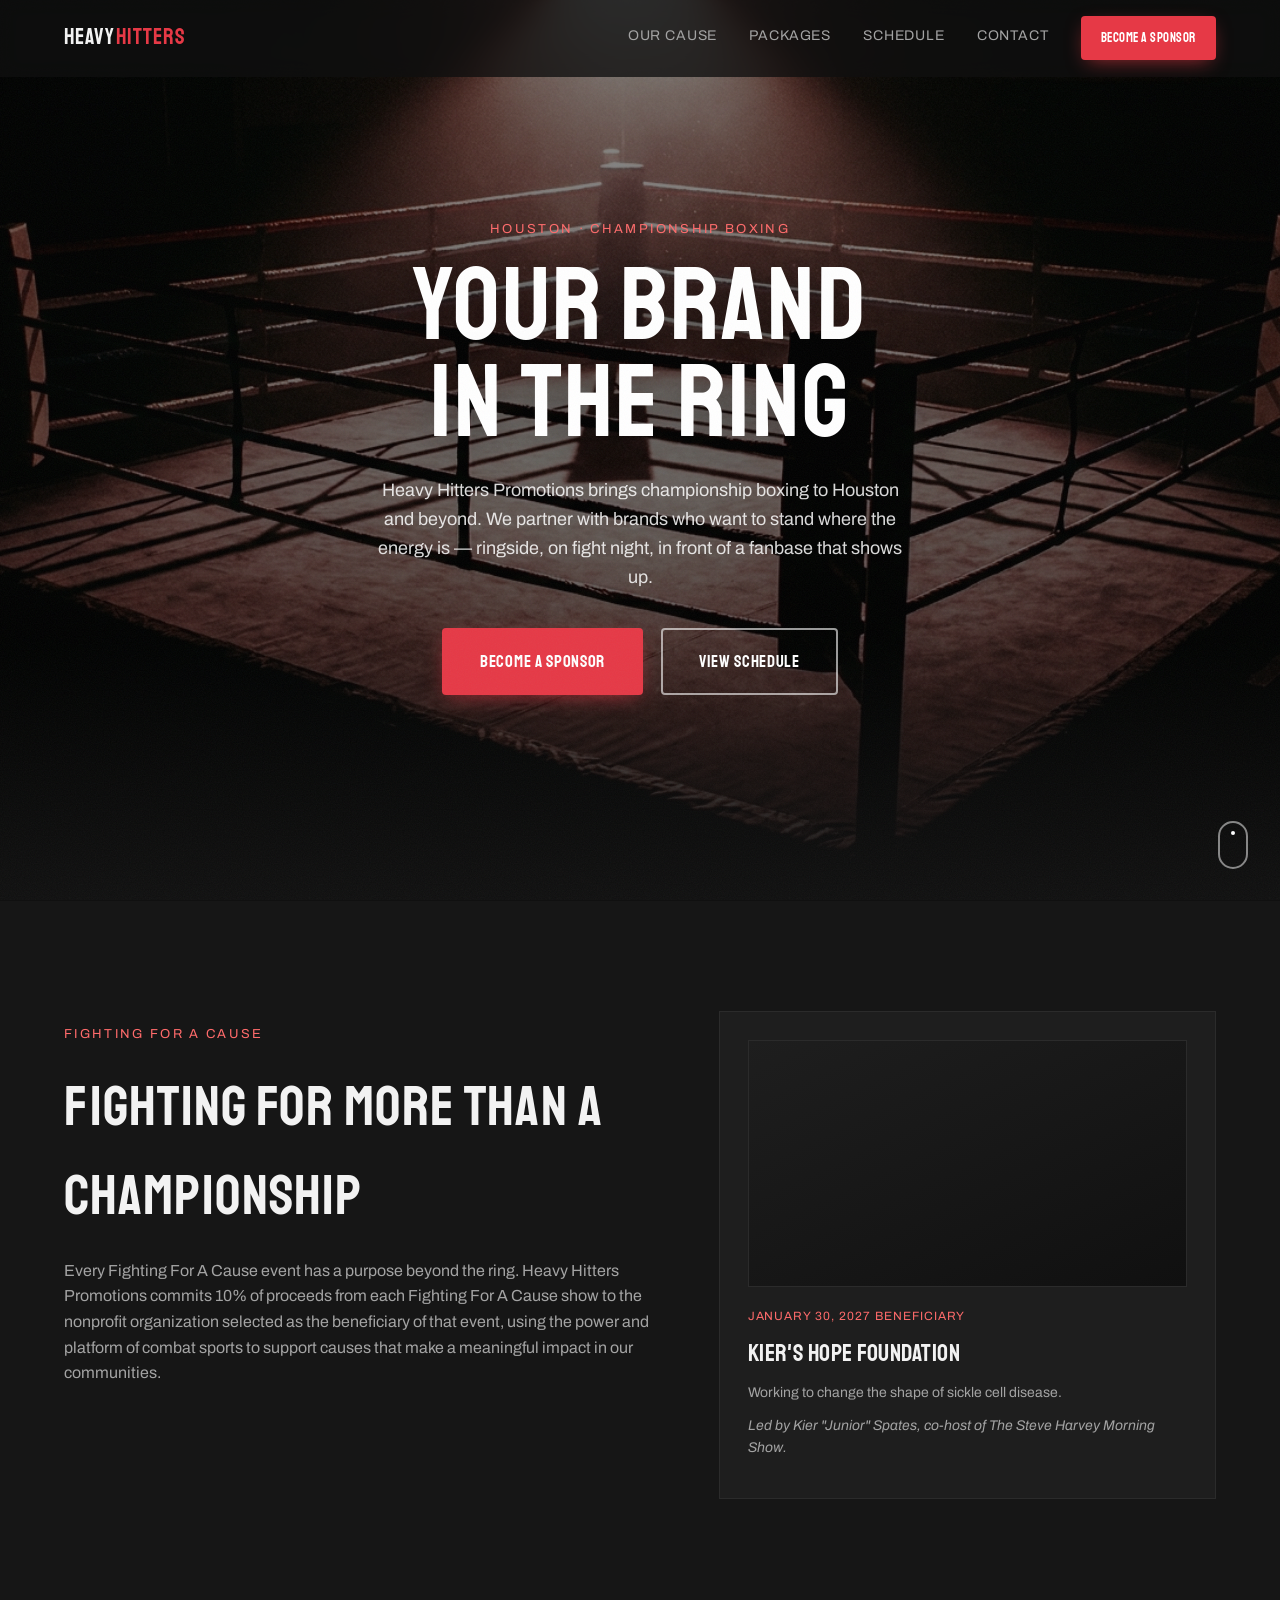
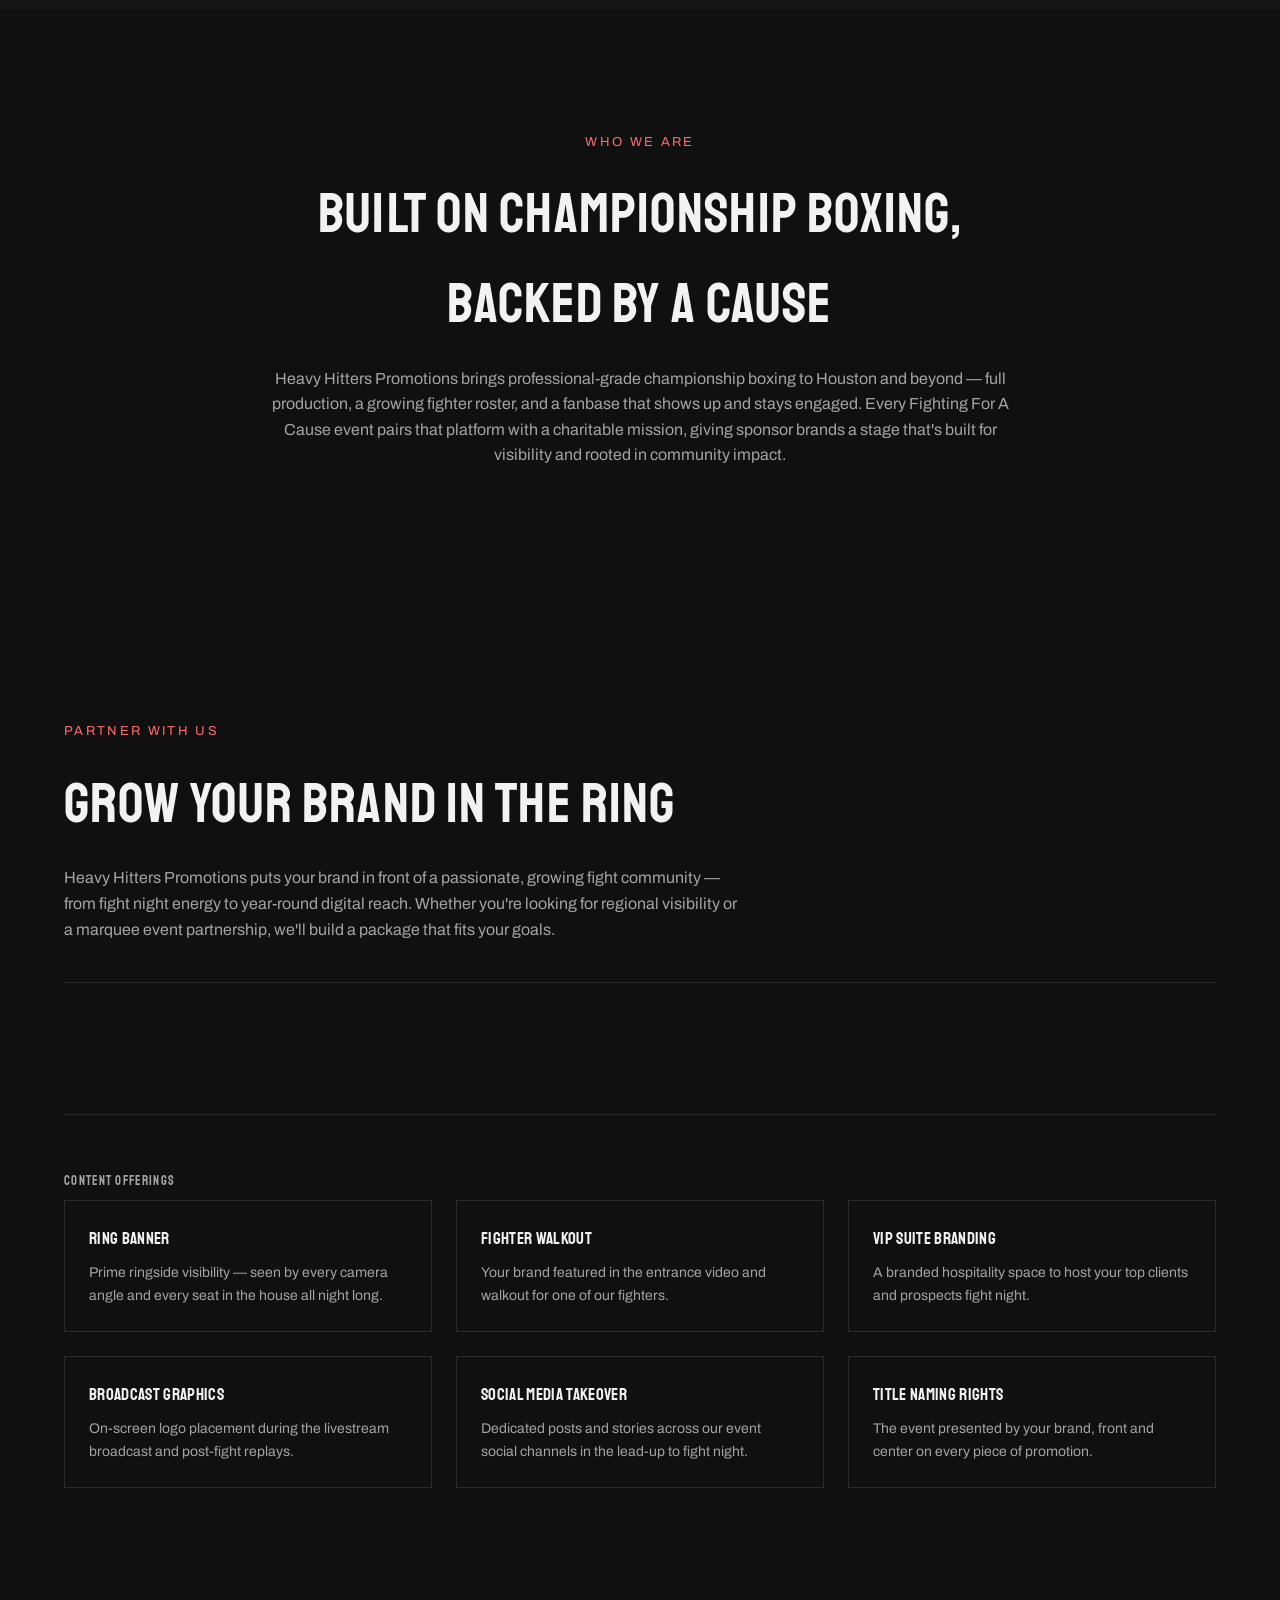
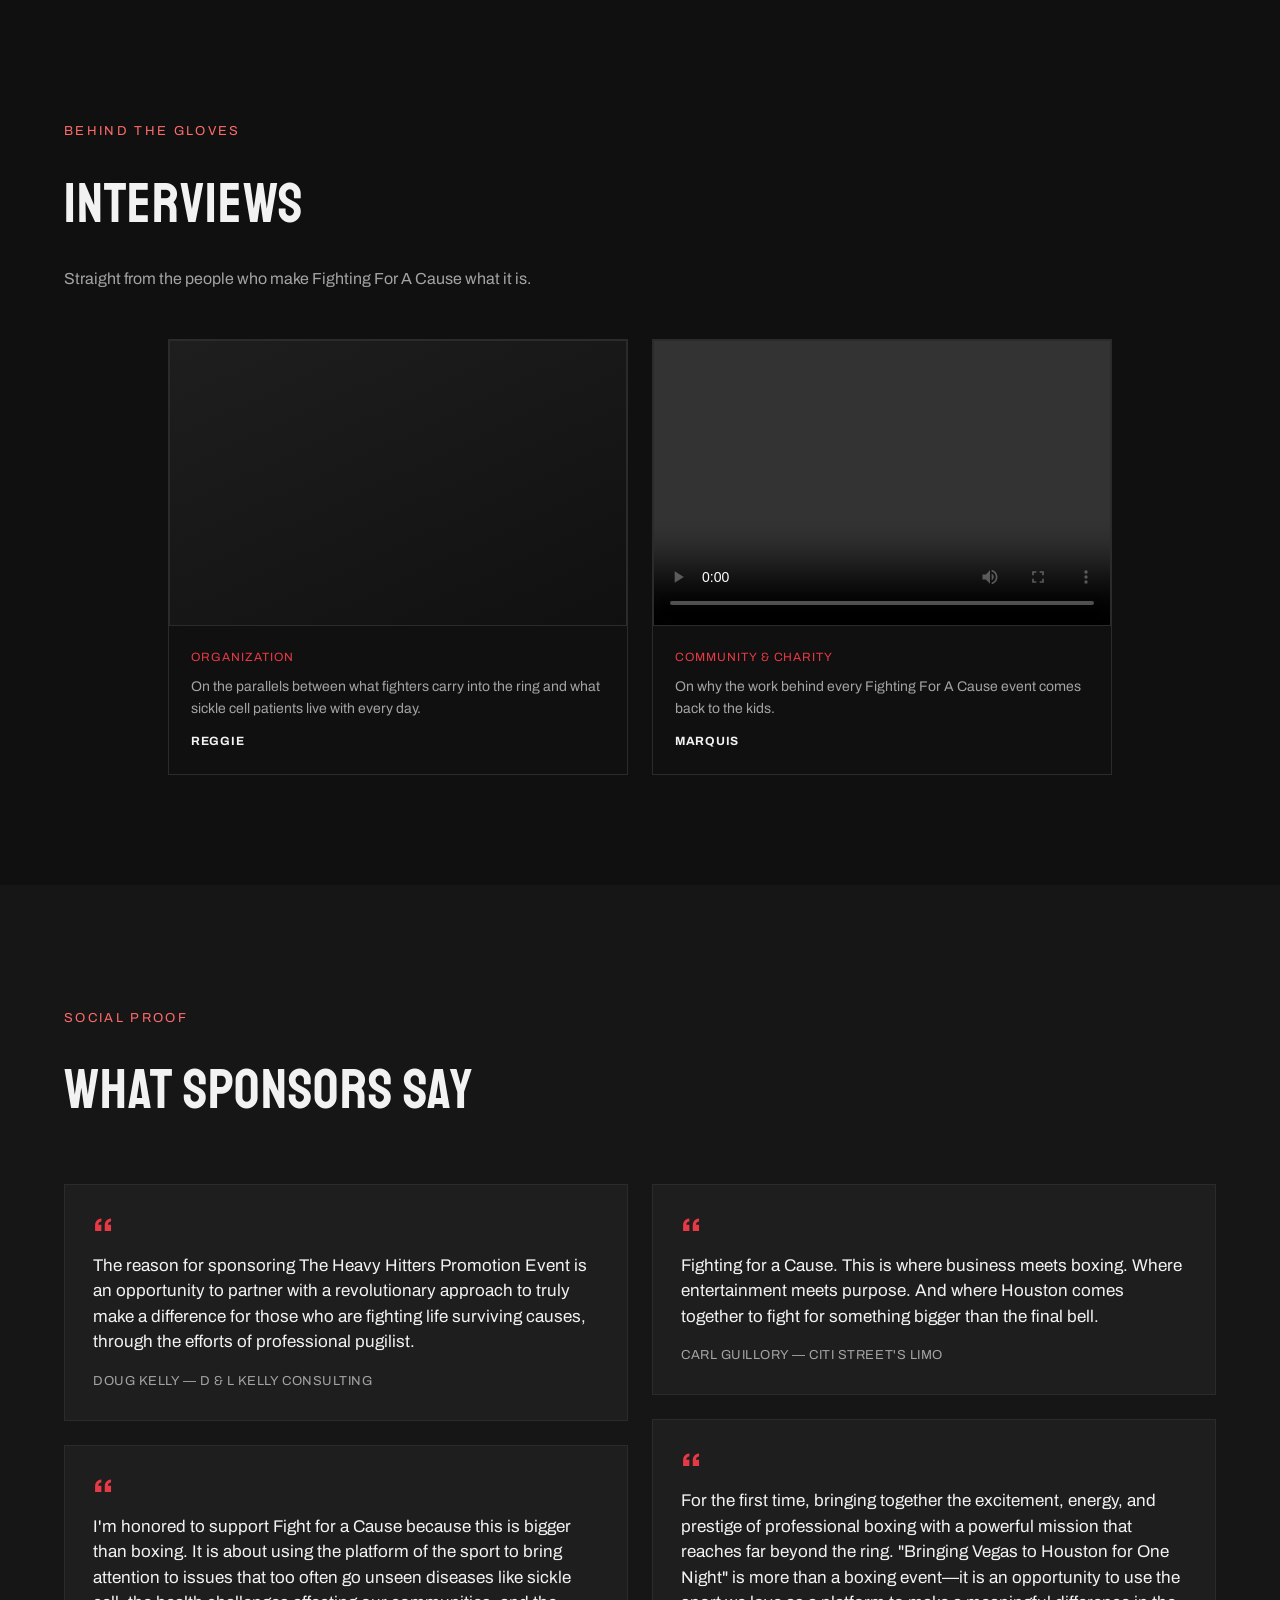
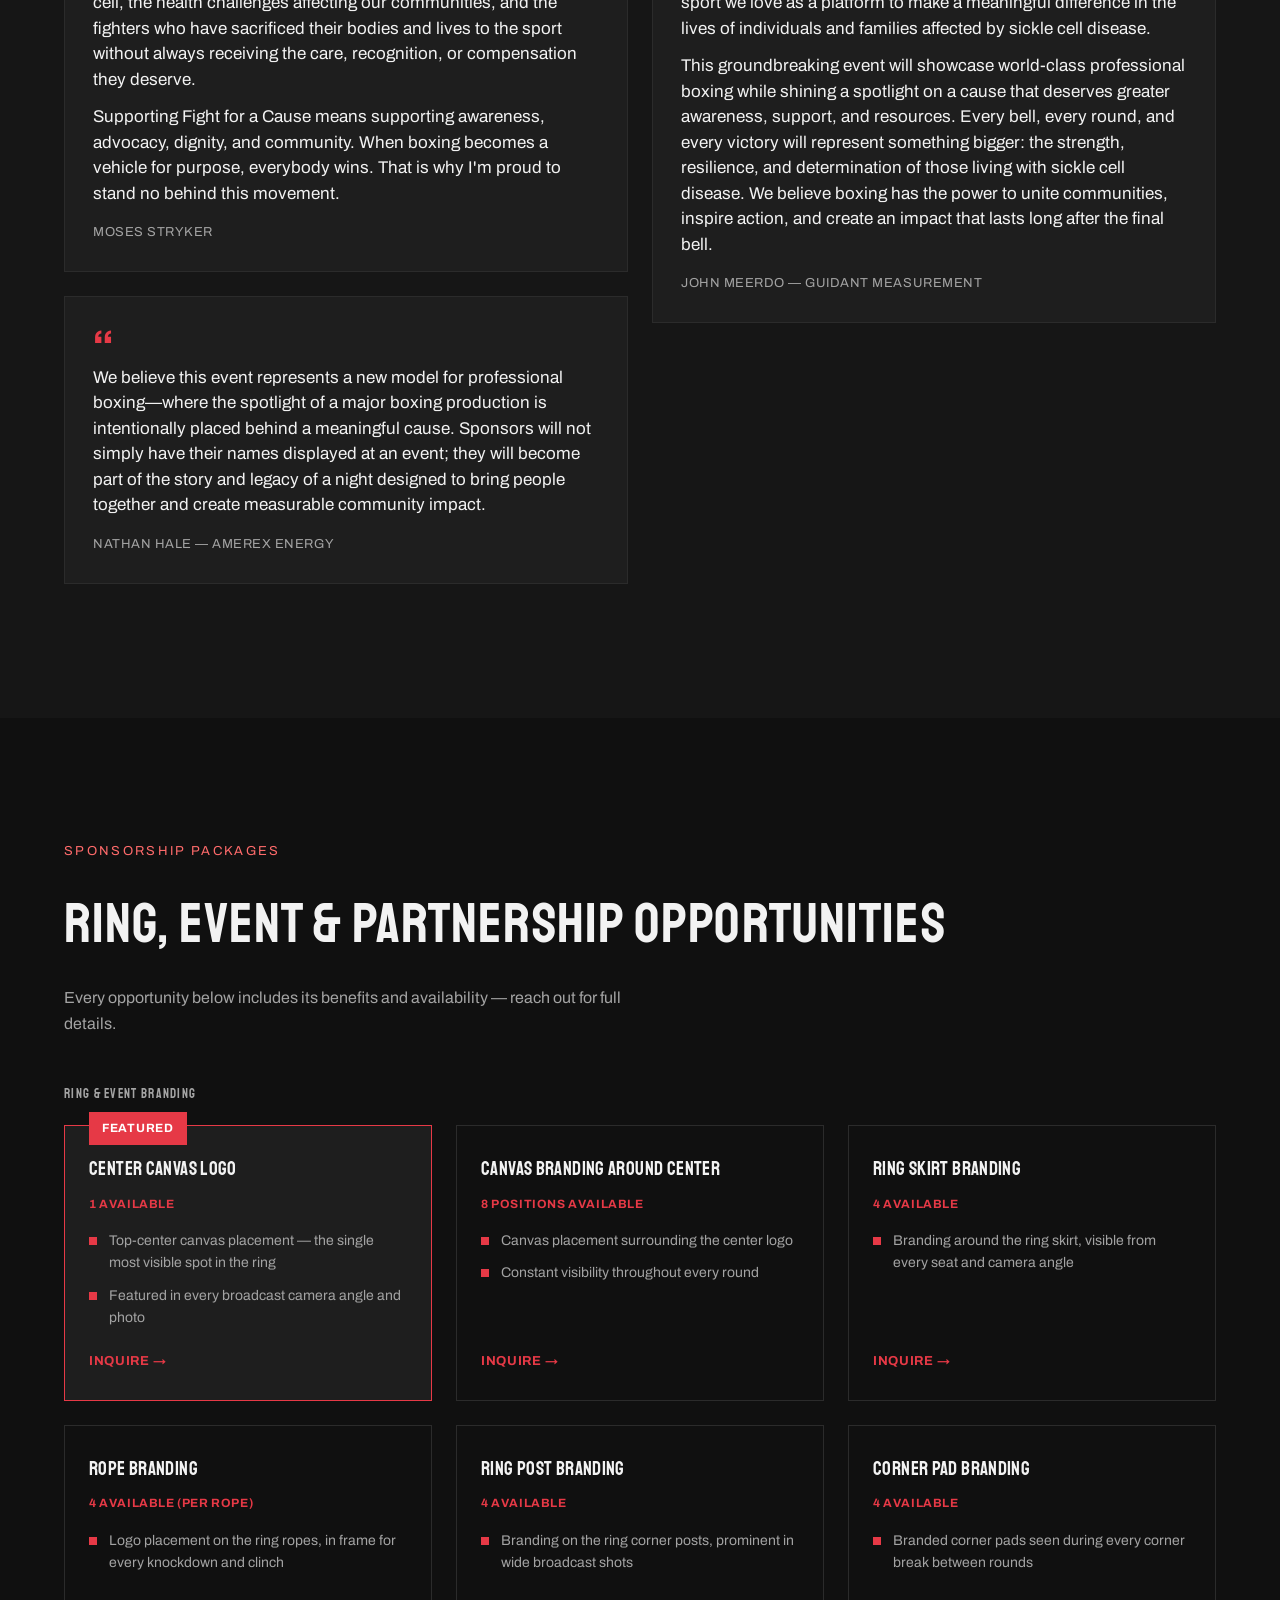
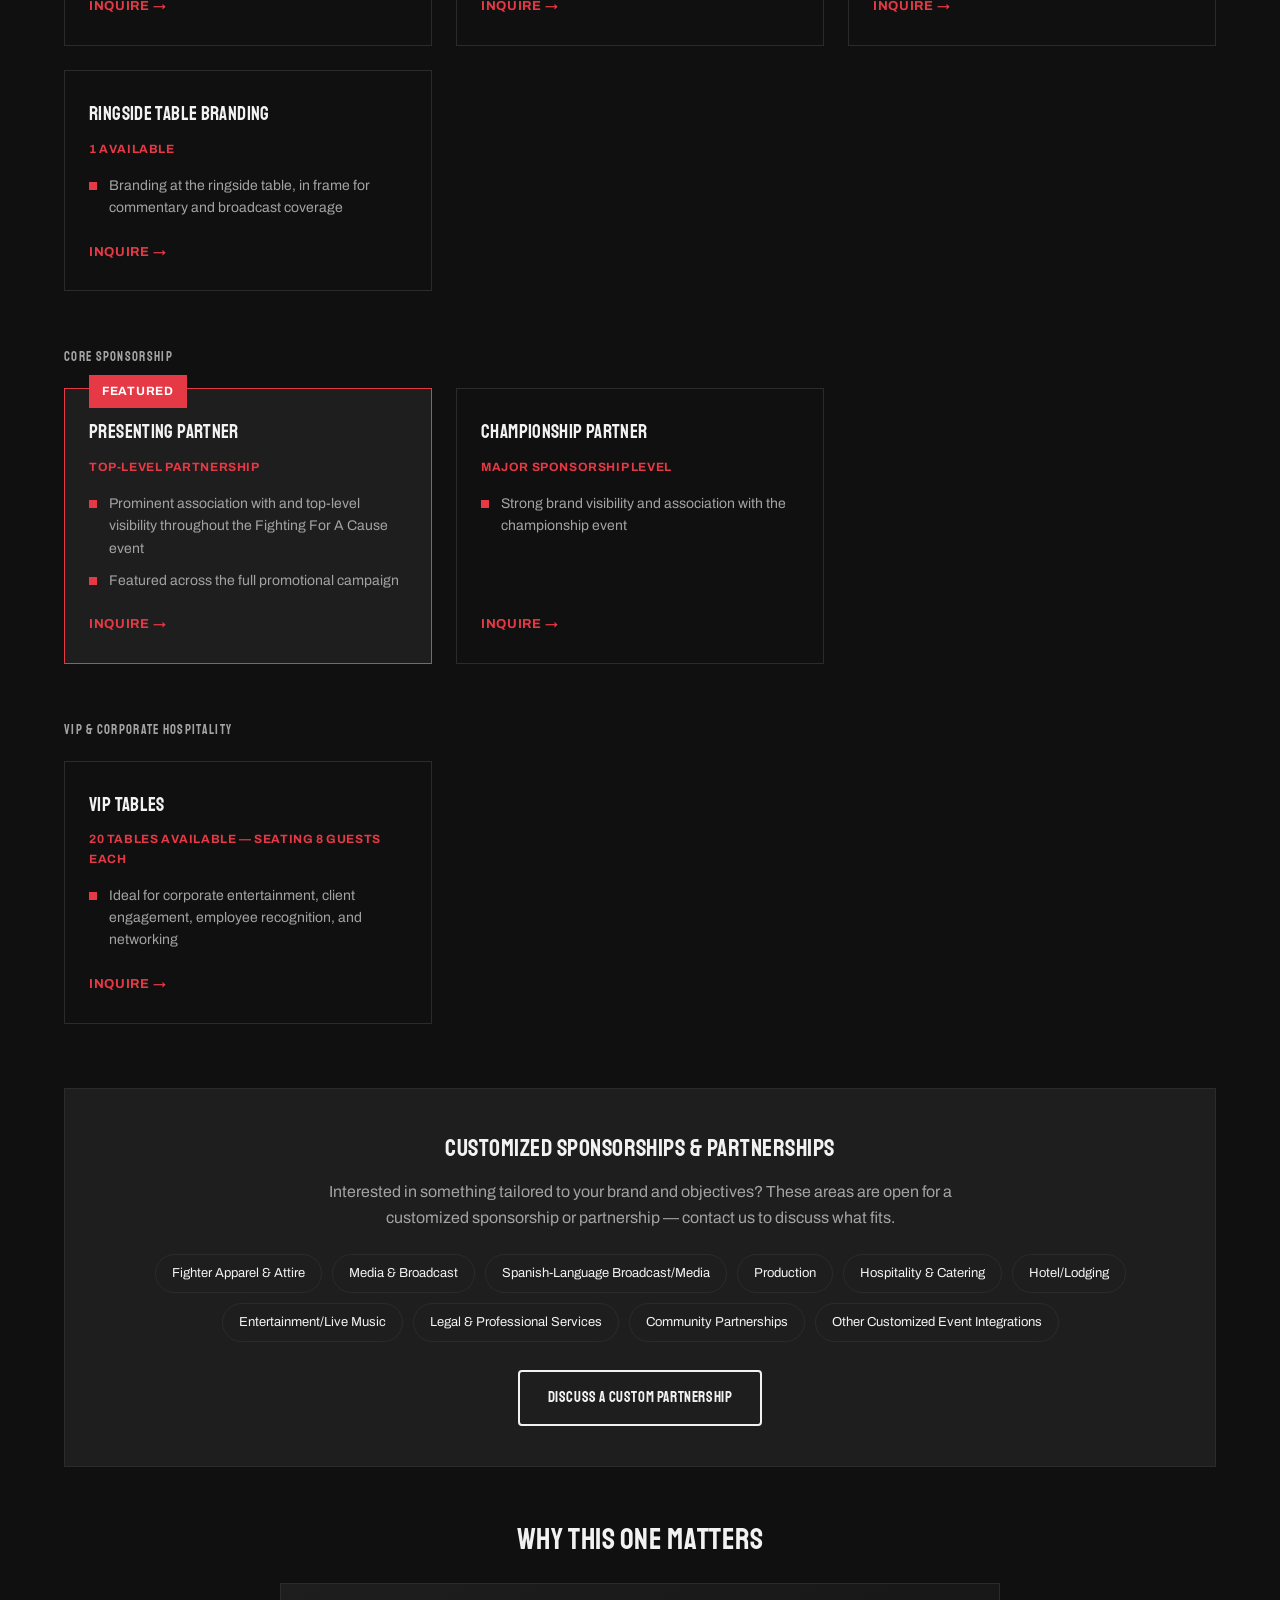
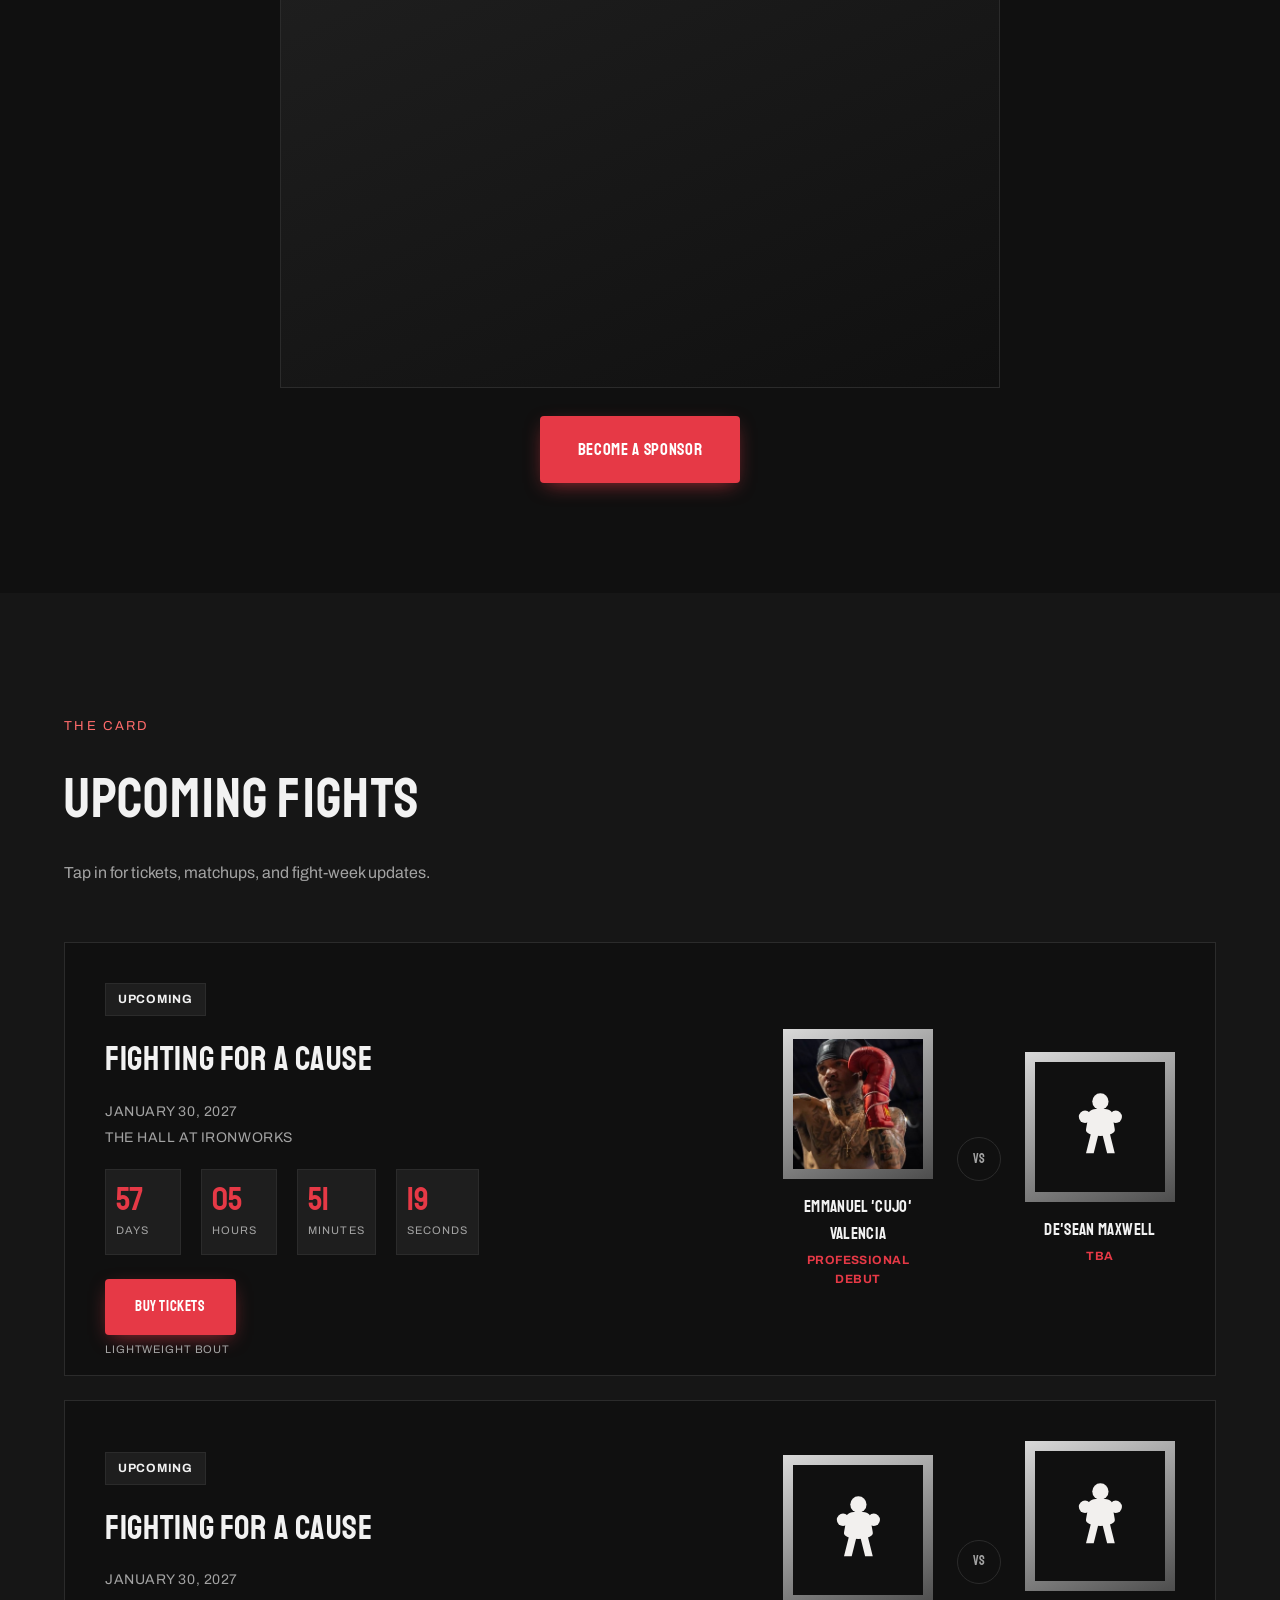
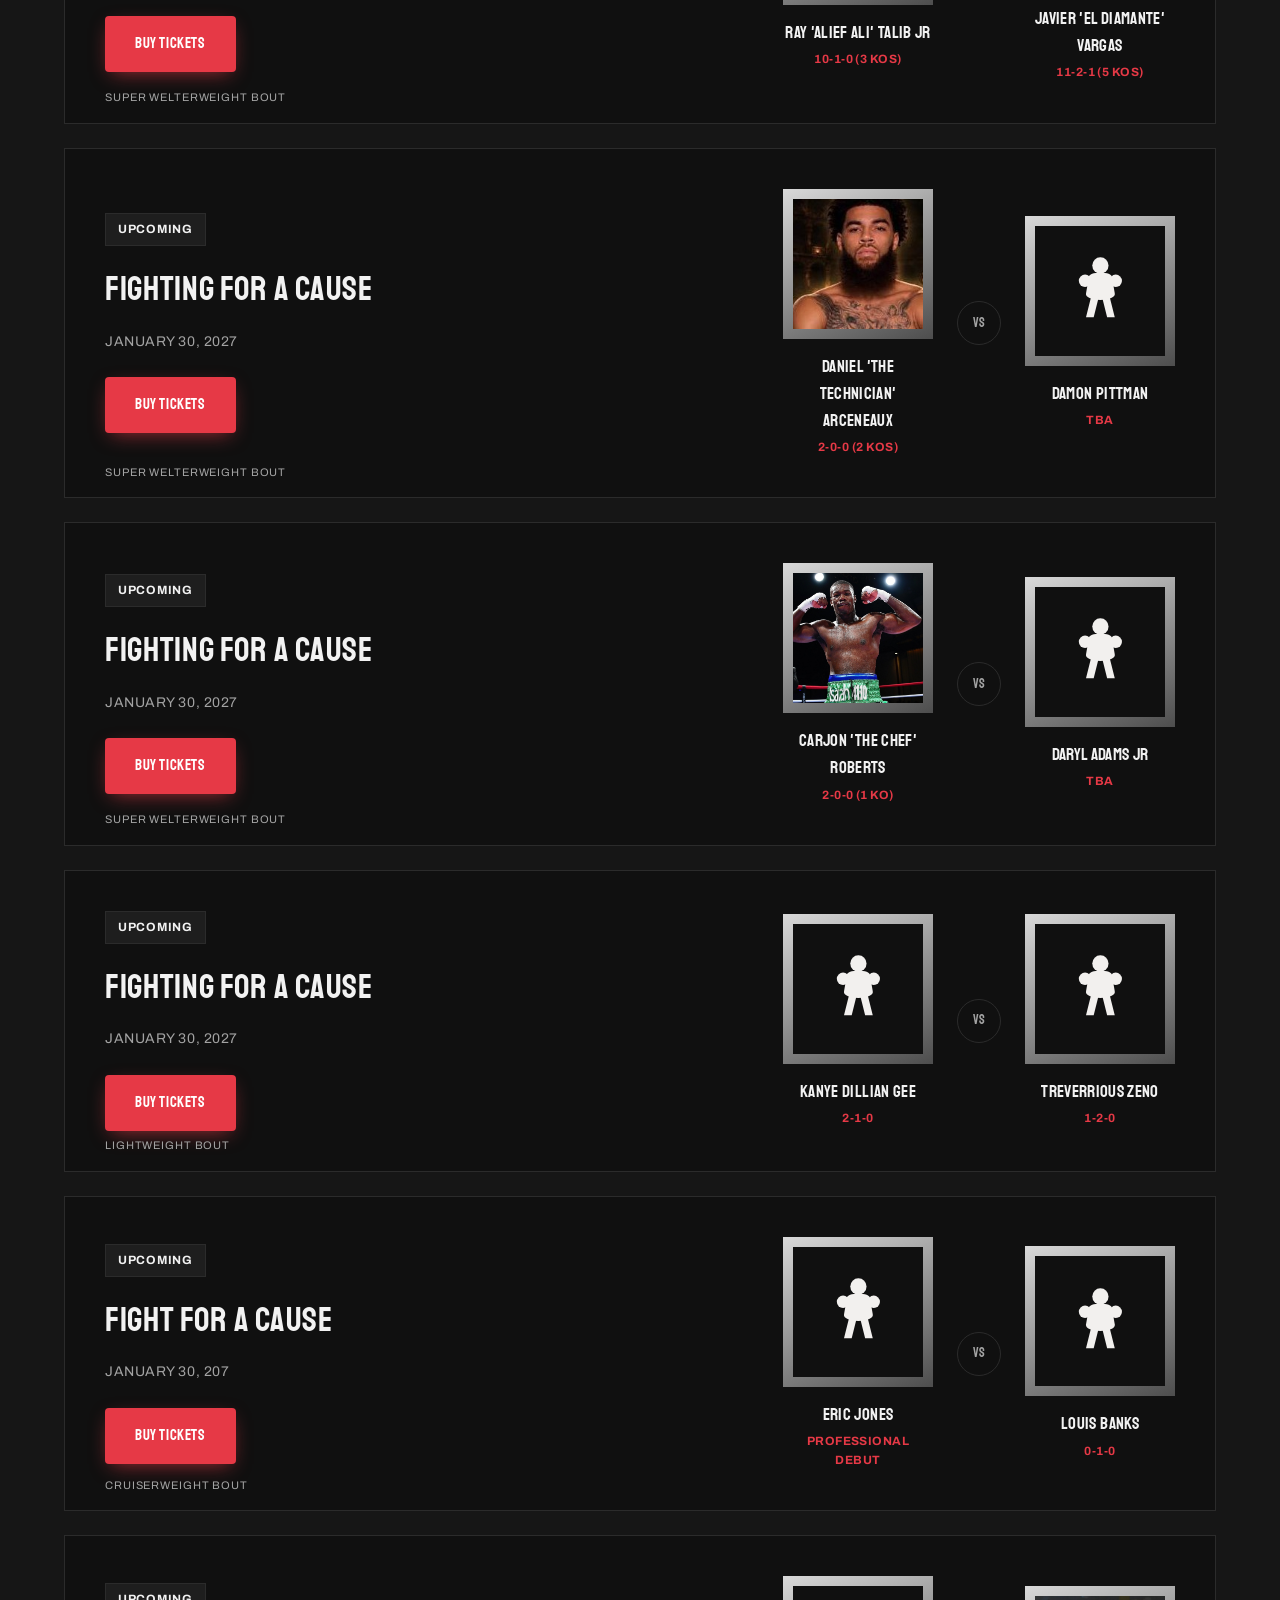
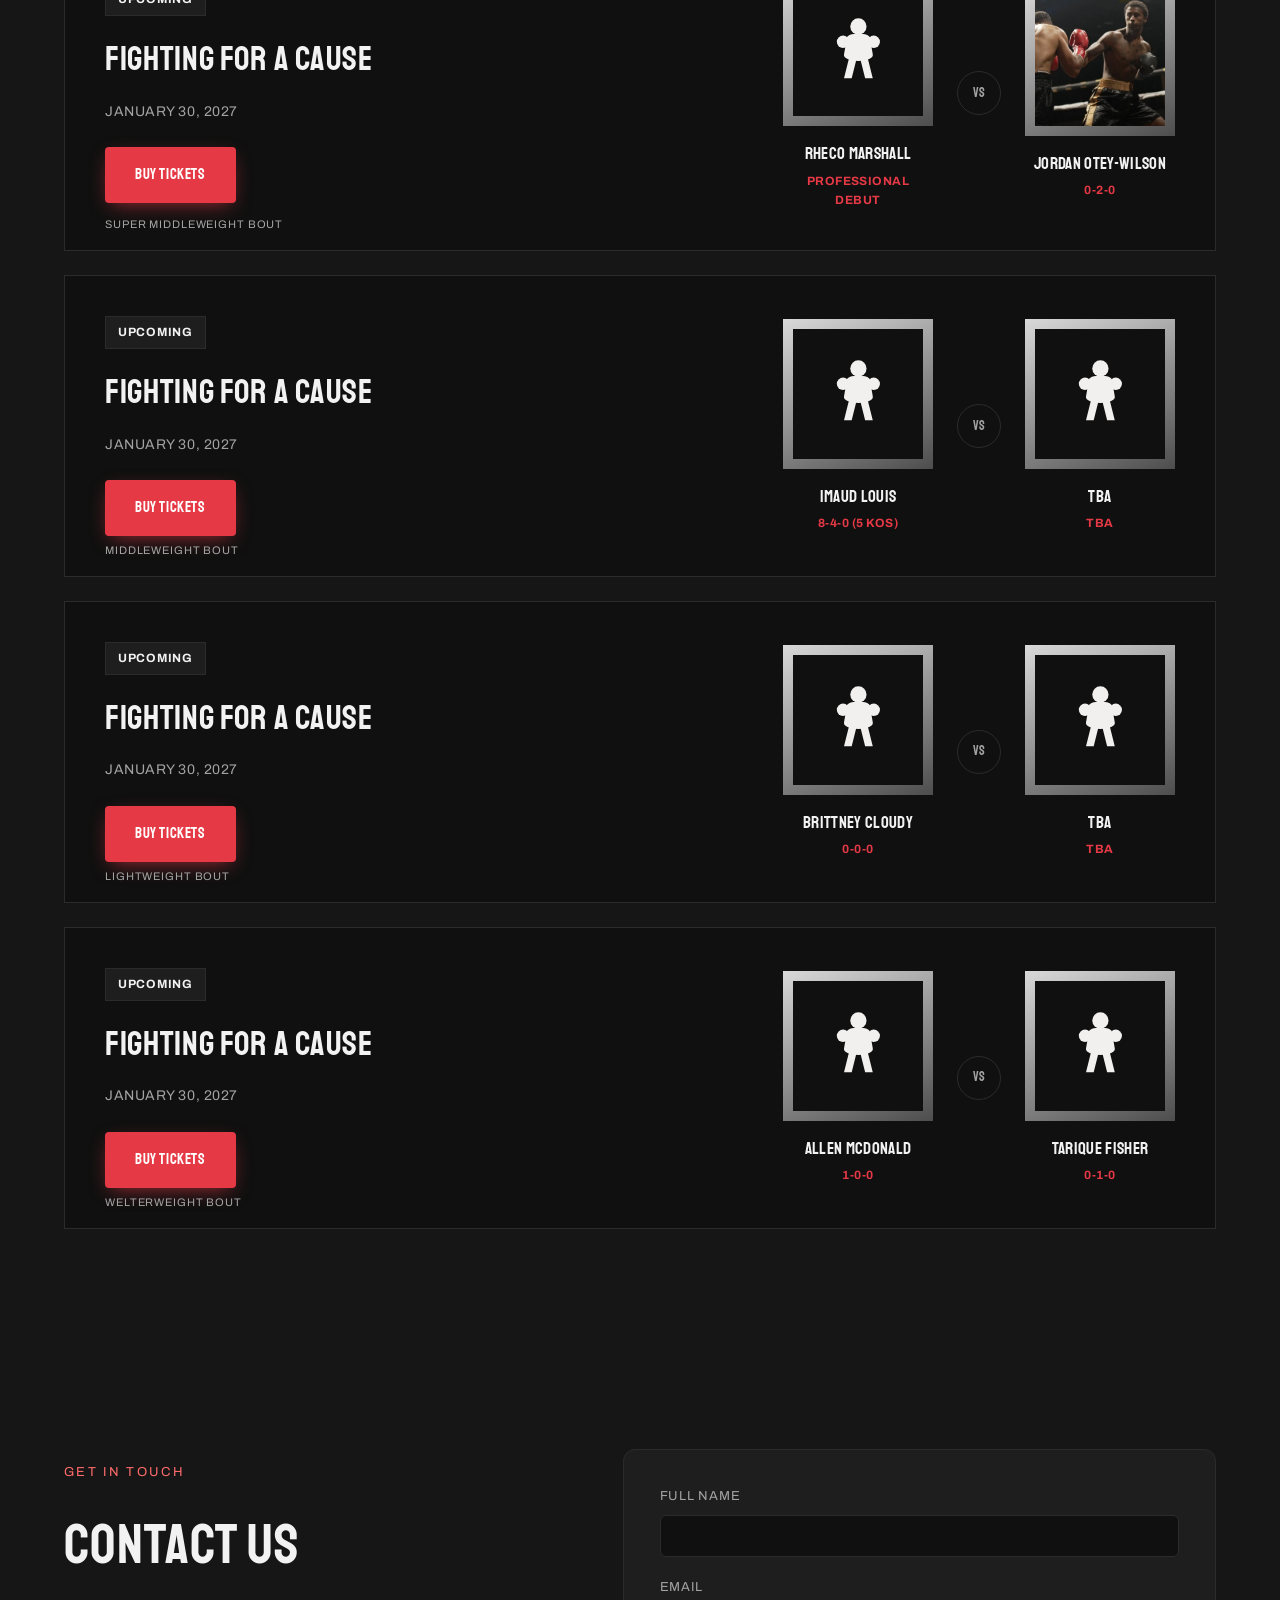
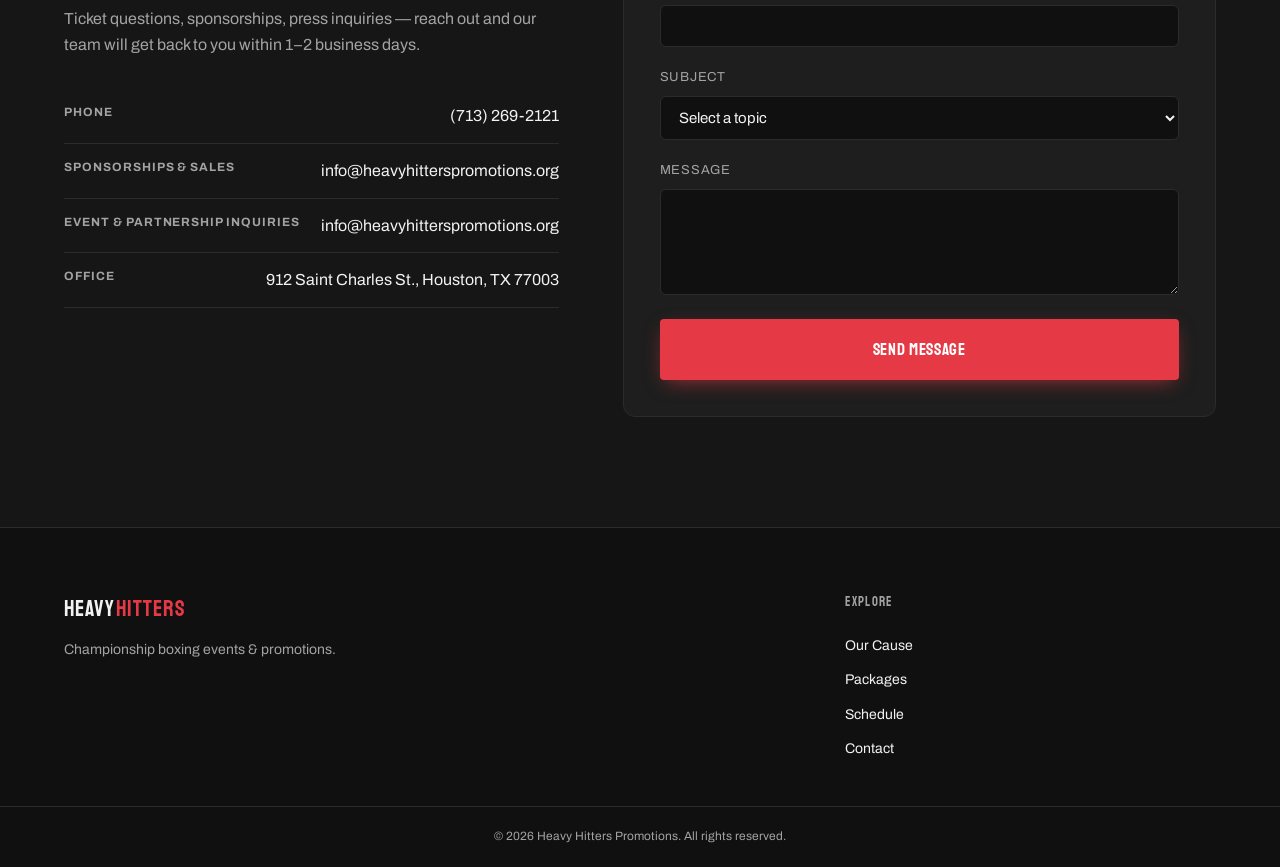
<file: index.html>
<!DOCTYPE html>
<html lang="en">
<head>
<meta charset="UTF-8">
<meta name="viewport" content="width=device-width, initial-scale=1.0">
<title>Heavy Hitters Promotions | Sponsorship &amp; Partnership Opportunities</title>
<meta name="description" content="Heavy Hitters Promotions — boxing events, tickets, and fight news.">

<!-- Google Fonts: Staatliches / Archivo — the chosen heading/body pairing --><link rel="preconnect" href="https://fonts.googleapis.com">
<link rel="preconnect" href="https://fonts.gstatic.com" crossorigin>
<link href="https://fonts.googleapis.com/css2?family=Staatliches&family=Archivo:wght@400;500;600;700&display=swap" rel="stylesheet">

<link rel="stylesheet" href="css/themes.css">
<link rel="stylesheet" href="css/styles.css">
</head>
<body data-theme="darkmodern" data-font="staatliches-archivo">

<div class="demo-banner" id="demoBanner" hidden>
  <span>Showing demo content saved from the CMS sandbox in this browser &mdash; not the real live content.</span>
  <button type="button" id="demoBannerReset">Reset to live content</button>
</div>

<!-- ================= HEADER ================= -->
<header class="site-header" id="siteHeader">
  <div class="container header-inner">
    <a href="#hero" class="logo">HEAVY<span>HITTERS</span></a>

    <nav class="main-nav" id="mainNav">
      <a href="#mission">Our Cause</a>
      <a href="#packages">Packages</a>
      <a href="#roster">Fighters</a>
      <a href="#schedule">Schedule</a>
      <a href="#contact">Contact</a>
      <a href="#contact" class="btn btn-primary btn-sm">Become a Sponsor</a>
    </nav>

    <button class="nav-toggle" id="navToggle" aria-label="Toggle navigation" aria-expanded="false">
      <span></span><span></span><span></span>
    </button>
  </div>
</header>

<!-- ================= HERO ================= -->
<section class="hero" id="hero">
  <div class="hero-media" id="heroMedia" aria-hidden="true"></div>
  <div class="hero-overlay"></div>

  <div class="container hero-content">
    <p class="eyebrow reveal" id="heroEyebrow"></p>
    <h1 class="hero-title reveal" id="heroTitle"></h1>
    <p class="hero-sub reveal" id="heroSub"></p>
    <div class="hero-actions reveal">
      <a href="#sponsorship" class="btn btn-primary btn-lg">Become a Sponsor</a>
      <a href="#schedule" class="btn btn-outline btn-lg">View Schedule</a>
    </div>
  </div>

  <a href="#mission" class="scroll-cue" aria-label="Scroll to next section">
    <span></span>
  </a>
</section>

<!-- ================= MISSION / FIGHTING FOR A CAUSE ================= -->
<section class="mission" id="mission">
  <div class="container mission-grid" id="missionGrid" data-psa="none">
    <div class="mission-copy reveal">
      <p class="section-eyebrow" id="missionEyebrow"></p>
      <h2 class="section-title" id="missionHeading"></h2>
      <p class="section-sub" id="missionBody"></p>
    </div>
    <div class="beneficiary-card reveal">
      <div class="media-slot" id="beneficiaryMedia"></div>
      <span class="beneficiary-label" id="beneficiaryEventLabel"></span>
      <h3 id="beneficiaryOrgName"></h3>
      <p id="beneficiaryDescription"></p>
      <p class="beneficiary-spokesperson" id="beneficiarySpokesperson"></p>
    </div>
    <figure class="mission-psa is-hidden reveal" id="missionPsa">
      <div class="media-slot" id="missionPsaMedia"></div>
      <figcaption class="mission-psa-label" id="missionPsaLabel"></figcaption>
    </figure>
  </div>
</section>

<!-- ================= ABOUT / SELF-INTRODUCTION ================= -->
<section class="about" id="about">
  <div class="container about-grid">
    <div class="media-slot reveal" id="aboutMedia"></div>
    <div class="about-copy reveal">
      <p class="section-eyebrow" id="aboutEyebrow"></p>
      <h2 class="section-title" id="aboutHeading"></h2>
      <p class="section-sub" id="aboutBody"></p>
    </div>
  </div>
</section>

<!-- ================= SPONSORSHIP PITCH / AUDIENCE / CONTENT OFFERINGS ================= -->
<section class="sponsorship" id="sponsorship">
  <div class="container">
    <p class="section-eyebrow reveal" id="sponsorEyebrow"></p>
    <h2 class="section-title reveal" id="sponsorHeading"></h2>
    <p class="section-sub reveal" id="sponsorBody"></p>

    <div class="stat-strip" id="statStrip"></div>

    <h3 class="sponsor-subhead reveal">Content Offerings</h3>
    <div class="offerings-grid" id="offeringsGrid"></div>
  </div>
</section>

<!-- ================= INTERVIEWS ================= -->
<section class="interviews" id="interviews">
  <div class="container">
    <p class="section-eyebrow reveal">Behind The Gloves</p>
    <h2 class="section-title reveal">Interviews</h2>
    <p class="section-sub reveal">Straight from the people who make Fighting For A Cause what it is.</p>
    <div class="interview-grid" id="interviewGrid"></div>
  </div>
</section>

<!-- ================= SOCIAL PROOF ================= -->
<section class="social-proof" id="social-proof">
  <div class="container">
    <p class="section-eyebrow reveal">Social Proof</p>
    <h2 class="section-title reveal">What Sponsors Say</h2>
    <div class="testimonial-grid" id="testimonialGrid"></div>
  </div>
</section>

<!-- ================= PARTNER LOGOS ================= -->
<section class="partners" id="partners">
  <div class="container">
    <p class="section-eyebrow reveal">In Their Corner</p>
    <h2 class="section-title reveal">Our Partners</h2>
    <div class="partner-grid" id="partnerGrid"></div>
  </div>
</section>

<!-- ================= SPONSORSHIP PACKAGES ================= -->
<section class="packages" id="packages">
  <div class="container">
    <p class="section-eyebrow reveal">Sponsorship Packages</p>
    <h2 class="section-title reveal">Ring, Event &amp; Partnership Opportunities</h2>
    <p class="section-sub reveal">Every opportunity below includes its benefits and availability — reach out for full details.</p>

    <div id="packageCategories"></div>
    <div class="custom-partnerships reveal" id="customPartnerships"></div>

    <div class="sponsor-cta reveal">
      <h3 class="cta-heading" id="ctaHeading"></h3>
      <div class="media-slot cta-media" id="ctaMedia"></div>
      <a href="#contact" class="btn btn-primary btn-lg">Become a Sponsor</a>
    </div>
  </div>
</section>

<!-- ================= SCHEDULE / FIGHT CARDS ================= -->
<section class="schedule" id="schedule">
  <div class="container">
    <p class="section-eyebrow reveal">The Card</p>
    <h2 class="section-title reveal">Upcoming Fights</h2>
    <p class="section-sub reveal">Tap in for tickets, matchups, and fight-week updates.</p>

    <div class="fight-list" id="fightList"></div>
  </div>
</section>

<!-- ================= PAST RESULTS ================= -->
<section class="past-events" id="results">
  <div class="container">
    <p class="section-eyebrow reveal">The Archive</p>
    <h2 class="section-title reveal">Past Results</h2>
    <p class="section-sub reveal">Tap a card for fight recaps, results, and media from previous events.</p>

    <div class="events-grid" id="resultsGrid"></div>
  </div>
</section>

<!-- Past Result Modal -->
<div class="modal" id="eventModal" aria-hidden="true">
  <div class="modal-backdrop" data-close-modal></div>
  <div class="modal-dialog" role="dialog" aria-modal="true" aria-labelledby="modalTitle">
    <button class="modal-close" data-close-modal aria-label="Close">&times;</button>
    <div class="modal-media media-slot" id="modalMedia" aria-hidden="true"></div>
    <div class="modal-body">
      <span class="event-date" id="modalDate"></span>
      <h3 id="modalTitle"></h3>
      <p id="modalResult"></p>
      <p id="modalDesc"></p>
    </div>
  </div>
</div>

<!-- ================= ROSTER ================= -->
<section class="roster" id="roster">
  <div class="container">
    <p class="section-eyebrow reveal">The Team</p>
    <h2 class="section-title reveal">The Roster</h2>
    <p class="section-sub reveal">Pound-for-pound the most dangerous athletes on the roster.</p>

    <div class="roster-list" id="rosterList"></div>
  </div>
</section>

<!-- ================= NEWS ================= -->
<section class="news" id="news">
  <div class="container">
    <p class="section-eyebrow reveal">Headlines</p>
    <h2 class="section-title reveal">Latest News</h2>
    <p class="section-sub reveal">Fight-week buildup, camp access, and roster announcements.</p>

    <div class="news-list" id="newsList"></div>
  </div>
</section>

<!-- ================= CONTACT ================= -->
<section class="contact" id="contact">
  <div class="container contact-grid">
    <div class="contact-copy reveal">
      <p class="section-eyebrow">Get In Touch</p>
      <h2 class="section-title">Contact Us</h2>
      <p class="section-sub">Ticket questions, sponsorships, press inquiries &mdash; reach out and our team will get back to you within 1&ndash;2 business days.</p>
      <ul class="contact-info">
        <li><strong>Phone</strong><span id="contactPhone"></span></li>
        <li><strong>Sponsorships &amp; Sales</strong><span id="contactSalesEmail"></span></li>
        <li><strong>Event &amp; Partnership Inquiries</strong><span id="contactPartnershipsEmail"></span></li>
        <li><strong>Office</strong><span id="contactOffice"></span></li>
      </ul>
    </div>

    <form class="contact-form reveal" id="contactForm" novalidate>
      <div class="form-row">
        <label for="fullName">Full Name</label>
        <input type="text" id="fullName" name="fullName" required>
        <span class="form-error" data-error-for="fullName">Please enter your name.</span>
      </div>

      <div class="form-row">
        <label for="email">Email</label>
        <input type="email" id="email" name="email" required>
        <span class="form-error" data-error-for="email">Please enter a valid email.</span>
      </div>

      <div class="form-row">
        <label for="subject">Subject</label>
        <select id="subject" name="subject" required>
          <option value="" disabled selected>Select a topic</option>
          <option value="tickets">Ticket Question</option>
          <option value="sponsorship">Sponsorship</option>
          <option value="press">Press / Media</option>
          <option value="other">Other</option>
        </select>
        <span class="form-error" data-error-for="subject">Please select a topic.</span>
      </div>

      <div class="form-row">
        <label for="message">Message</label>
        <textarea id="message" name="message" rows="5" required></textarea>
        <span class="form-error" data-error-for="message">Please enter a message.</span>
      </div>

      <button type="submit" class="btn btn-primary btn-lg">Send Message</button>
      <p class="form-success" id="formSuccess" role="status">Thanks &mdash; your message has been sent. We'll be in touch soon.</p>
    </form>
  </div>
</section>

<!-- ================= FOOTER ================= -->
<footer class="site-footer">
  <div class="container footer-inner">
    <div class="footer-brand">
      <a href="#hero" class="logo">HEAVY<span>HITTERS</span></a>
      <p>Championship boxing events &amp; promotions.</p>
    </div>

    <div class="footer-links">
      <h4>Explore</h4>
      <a href="#mission">Our Cause</a>
      <a href="#packages">Packages</a>
      <a href="#roster">Fighters</a>
      <a href="#schedule">Schedule</a>
      <a href="#news">News</a>
      <a href="#contact">Contact</a>
    </div>

    <div class="footer-social is-hidden" id="footerSocial">
      <h4>Follow</h4>
      <div class="social-icons">
        <a href="#" aria-label="Facebook" class="social-icon is-hidden" data-social="facebook">
          <svg viewBox="0 0 24 24" fill="currentColor"><path d="M22 12a10 10 0 1 0-11.6 9.9v-7H7.9V12h2.5V9.8c0-2.5 1.5-3.9 3.8-3.9 1.1 0 2.2.2 2.2.2v2.4h-1.2c-1.2 0-1.6.8-1.6 1.6V12h2.8l-.4 2.9h-2.4v7A10 10 0 0 0 22 12Z"/></svg>
        </a>
        <a href="#" aria-label="Instagram" class="social-icon is-hidden" data-social="instagram">
          <svg viewBox="0 0 24 24" fill="currentColor"><path d="M12 2c2.7 0 3.1 0 4.1.1 1 0 1.7.2 2.3.5.6.2 1.1.6 1.6 1.1.5.5.8.9 1.1 1.6.3.6.4 1.3.5 2.3.1 1 .1 1.4.1 4.1s0 3.1-.1 4.1c0 1-.2 1.7-.5 2.3-.2.6-.6 1.1-1.1 1.6-.5.5-.9.8-1.6 1.1-.6.3-1.3.4-2.3.5-1 .1-1.4.1-4.1.1s-3.1 0-4.1-.1c-1 0-1.7-.2-2.3-.5-.6-.2-1.1-.6-1.6-1.1-.5-.5-.8-.9-1.1-1.6-.3-.6-.4-1.3-.5-2.3C2 15.1 2 14.7 2 12s0-3.1.1-4.1c0-1 .2-1.7.5-2.3.2-.6.6-1.1 1.1-1.6.5-.5.9-.8 1.6-1.1.6-.3 1.3-.4 2.3-.5C8.9 2 9.3 2 12 2Zm0 1.8c-2.7 0-3 0-4 .1-.8 0-1.3.2-1.6.3-.4.1-.7.3-1 .6-.3.3-.5.6-.6 1-.1.3-.3.8-.3 1.6-.1 1-.1 1.3-.1 4s0 3 .1 4c0 .8.2 1.3.3 1.6.1.4.3.7.6 1 .3.3.6.5 1 .6.3.1.8.3 1.6.3 1 .1 1.3.1 4 .1s3 0 4-.1c.8 0 1.3-.2 1.6-.3.4-.1.7-.3 1-.6.3-.3.5-.6.6-1 .1-.3.3-.8.3-1.6.1-1 .1-1.3.1-4s0-3-.1-4c0-.8-.2-1.3-.3-1.6-.1-.4-.3-.7-.6-1-.3-.3-.6-.5-1-.6-.3-.1-.8-.3-1.6-.3-1-.1-1.3-.1-4-.1Zm0 3.5a4.7 4.7 0 1 1 0 9.4 4.7 4.7 0 0 1 0-9.4Zm0 1.8a2.9 2.9 0 1 0 0 5.8 2.9 2.9 0 0 0 0-5.8Zm5-2a1.1 1.1 0 1 1-2.2 0 1.1 1.1 0 0 1 2.2 0Z"/></svg>
        </a>
        <a href="#" aria-label="X / Twitter" class="social-icon is-hidden" data-social="x">
          <svg viewBox="0 0 24 24" fill="currentColor"><path d="M3 3h4.6l4 5.8L16.4 3H21l-6.8 8.6L21.4 21h-4.6l-4.4-6.3L7 21H2.5l7.2-9.2L3 3Z"/></svg>
        </a>
        <a href="#" aria-label="YouTube" class="social-icon is-hidden" data-social="youtube">
          <svg viewBox="0 0 24 24" fill="currentColor"><path d="M21.6 7.2s-.2-1.5-.8-2.1c-.8-.8-1.7-.8-2.1-.9C15.9 4 12 4 12 4h0s-3.9 0-6.7.2c-.4 0-1.3.1-2.1.9-.6.6-.8 2.1-.8 2.1S2.2 9 2.2 10.7v1.6c0 1.7.2 3.5.2 3.5s.2 1.5.8 2.1c.8.8 1.9.8 2.3.9 1.7.1 7 .2 7 .2s3.9 0 6.7-.2c.4 0 1.3-.1 2.1-.9.6-.6.8-2.1.8-2.1s.2-1.7.2-3.5v-1.6c0-1.7-.2-3.5-.2-3.5ZM9.8 14.5V8.9l5.4 2.8-5.4 2.8Z"/></svg>
        </a>
      </div>
    </div>
  </div>
  <div class="footer-bottom">
    <div class="container">
      <p>&copy; 2026 Heavy Hitters Promotions. All rights reserved.</p>
    </div>
  </div>
</footer>

<script src="js/main.js"></script>
<script src="https://identity.netlify.com/v1/netlify-identity-widget.js"></script>
<script>
  if (window.netlifyIdentity) {
    window.netlifyIdentity.on('init', function(user){
      if (!user) {
        window.netlifyIdentity.on('login', function(){
          document.location.href = '/admin/';
        });
      }
    });
  }
</script>
</body>
</html>
</file>
<file: css/themes.css>
/* ==========================================================================
   THEMES — 5 color presets + 5 font pairings, toggled via [data-theme]/[data-font]
   All presets defined on :root so the customizer only needs to swap attrs.
   ========================================================================== */

:root{
  --font-heading: 'Anton', sans-serif;
  --font-body: 'Barlow', sans-serif;
}

/* ---------- Color presets ---------- */

body[data-theme="classic"]{
  --color-bg: #0f0f11;
  --color-bg-alt: #17181b;
  --color-surface: #1e2024;
  --color-text: #f5f2ee;
  --color-text-muted: #b8b4ad;
  --color-primary: #c8102e;
  --color-primary-hover: #a80d26;
  --color-accent: #d4af37;
  --color-border: #2c2e33;
}

body[data-theme="darkmodern"]{
  --color-bg: #101010;
  --color-bg-alt: #161616;
  --color-surface: #1e1e1e;
  --color-text: #f2f2f2;
  --color-text-muted: #a3a3a3;
  --color-primary: #e63946;
  --color-primary-hover: #c72c38;
  --color-accent: #ff6b6b;
  --color-border: #2b2b2b;
}

body[data-theme="bluesteel"]{
  --color-bg: #0b132b;
  --color-bg-alt: #111a3a;
  --color-surface: #17224a;
  --color-text: #eef1f8;
  --color-text-muted: #a9b3cc;
  --color-primary: #3a86ff;
  --color-primary-hover: #2a6fe0;
  --color-accent: #8d99ae;
  --color-border: #223061;
}

body[data-theme="gold"]{
  --color-bg: #0d0d0d;
  --color-bg-alt: #151310;
  --color-surface: #1c1912;
  --color-text: #f6f1e3;
  --color-text-muted: #c2b593;
  --color-primary: #f2b705;
  --color-primary-hover: #d3a004;
  --color-accent: #f2b705;
  --color-border: #3a2e0f;
}

body[data-theme="neutral"]{
  --color-bg: #141414;
  --color-bg-alt: #1a1a1a;
  --color-surface: #212121;
  --color-text: #f0f0f0;
  --color-text-muted: #a0a0a0;
  --color-primary: #6b6b6b;
  --color-primary-hover: #545454;
  --color-accent: #9a9a9a;
  --color-border: #2e2e2e;
}

/* ---------- Font pairings ---------- */

body[data-font="anton-barlow"]{
  --font-heading: 'Anton', sans-serif;
  --font-body: 'Barlow', sans-serif;
}

body[data-font="bebas-oswald"]{
  --font-heading: 'Bebas Neue', sans-serif;
  --font-body: 'Oswald', sans-serif;
}

body[data-font="oswald-roboto"]{
  --font-heading: 'Oswald', sans-serif;
  --font-body: 'Roboto Condensed', sans-serif;
}

body[data-font="teko-rajdhani"]{
  --font-heading: 'Teko', sans-serif;
  --font-body: 'Rajdhani', sans-serif;
}

body[data-font="rajdhani-inter"]{
  --font-heading: 'Rajdhani', sans-serif;
  --font-body: 'Inter', sans-serif;
}

body[data-font="bigshoulders-worksans"]{
  --font-heading: 'Big Shoulders Display', sans-serif;
  --font-body: 'Work Sans', sans-serif;
}
body[data-font="bigshoulders-worksans"] h1,
body[data-font="bigshoulders-worksans"] h2,
body[data-font="bigshoulders-worksans"] h3,
body[data-font="bigshoulders-worksans"] h4{
  font-weight: 800;
}

body[data-font="staatliches-archivo"]{
  --font-heading: 'Staatliches', sans-serif;
  --font-body: 'Archivo', sans-serif;
}
</file>
<file: css/styles.css>
/* ==========================================================================
   RESET & BASE
   ========================================================================== */
*, *::before, *::after{ box-sizing: border-box; }
html{ scroll-behavior: smooth; }
body{
  margin: 0;
  background: var(--color-bg);
  color: var(--color-text);
  font-family: var(--font-body);
  line-height: 1.6;
  -webkit-font-smoothing: antialiased;
  transition: background .3s ease, color .3s ease;
}
body::before{
  content: '';
  position: fixed;
  inset: 0;
  z-index: 1;
  pointer-events: none;
  opacity: .05;
  background-image: url("data:image/svg+xml,%3Csvg xmlns='http://www.w3.org/2000/svg' width='240' height='240'%3E%3Cfilter id='n'%3E%3CfeTurbulence type='fractalNoise' baseFrequency='0.85' numOctaves='3' stitchTiles='stitch'/%3E%3C/filter%3E%3Crect width='100%25' height='100%25' filter='url(%23n)'/%3E%3C/svg%3E");
}
img{ max-width: 100%; display: block; }
a{ color: inherit; text-decoration: none; }
button{ font-family: inherit; cursor: pointer; }
ul{ list-style: none; margin: 0; padding: 0; }
h1,h2,h3,h4{ font-family: var(--font-heading); font-weight: 400; letter-spacing: .02em; margin: 0; }

.container{
  width: 100%;
  max-width: 1200px;
  margin: 0 auto;
  padding: 0 24px;
}

.reveal{
  opacity: 0;
  transform: translateY(24px);
  transition: opacity .7s ease, transform .7s ease;
}
.reveal.in-view{ opacity: 1; transform: translateY(0); }

.is-hidden{ display: none !important; }

@media (prefers-reduced-motion: reduce){
  html{ scroll-behavior: auto; }
  .reveal{ opacity: 1; transform: none; transition: none; }
}

/* ==========================================================================
   BUTTONS
   ========================================================================== */
.btn{
  display: inline-flex;
  align-items: center;
  justify-content: center;
  gap: 8px;
  padding: 14px 28px;
  border-radius: 4px;
  font-family: var(--font-heading);
  font-size: 15px;
  letter-spacing: .04em;
  text-transform: uppercase;
  border: 2px solid transparent;
  transition: transform .2s ease, background .2s ease, border-color .2s ease, box-shadow .2s ease;
}
.btn:hover{ transform: translateY(-2px); }
.btn:active{ transform: translateY(0); }

.btn-primary{
  background: var(--color-primary);
  color: #fff;
  box-shadow: 0 6px 20px -6px color-mix(in srgb, var(--color-primary) 70%, transparent);
}
.btn-primary:hover{ background: var(--color-primary-hover); }

.btn-outline{
  background: transparent;
  border-color: currentColor;
  color: var(--color-text);
}
.btn-outline:hover{ background: rgba(255,255,255,.08); }

.btn-lg{ padding: 18px 36px; font-size: 17px; }
.btn-sm{ padding: 10px 18px; font-size: 13px; }

/* ==========================================================================
   DEMO BANNER (only shown when localStorage has CMS-sandbox overrides)
   ========================================================================== */
.demo-banner{
  position: fixed;
  top: 0; left: 0; right: 0;
  z-index: 500;
  align-items: center;
  justify-content: center;
  gap: 16px;
  flex-wrap: wrap;
  padding: 8px 20px;
  background: var(--color-primary);
  color: #fff;
  font-size: 13px;
  text-align: center;
}
.demo-banner[hidden]{ display: none; }
.demo-banner:not([hidden]){ display: flex; }
.demo-banner button{
  flex: 0 0 auto;
  padding: 4px 12px;
  background: #fff;
  color: var(--color-primary);
  border: none;
  border-radius: 0;
  font-size: 12px;
  font-weight: 700;
  text-transform: uppercase;
  letter-spacing: .04em;
}
body.has-demo-banner .site-header{ top: 36px; }

/* ==========================================================================
   HEADER
   ========================================================================== */
.site-header{
  position: fixed;
  top: 0; left: 0; right: 0;
  z-index: 200;
  background: color-mix(in srgb, var(--color-bg) 78%, transparent);
  backdrop-filter: blur(10px);
  border-bottom: 1px solid transparent;
  transition: border-color .3s ease, background .3s ease;
}
.site-header.scrolled{
  border-bottom-color: var(--color-border);
}
.header-inner{
  display: flex;
  align-items: center;
  justify-content: space-between;
  height: 76px;
}

.logo{
  font-family: var(--font-heading);
  font-size: 22px;
  letter-spacing: .05em;
  color: var(--color-text);
}
.logo span{ color: var(--color-primary); }

.main-nav{
  display: flex;
  align-items: center;
  gap: 32px;
}
.main-nav a:not(.btn){
  font-size: 14px;
  text-transform: uppercase;
  letter-spacing: .06em;
  color: var(--color-text-muted);
  position: relative;
  padding-bottom: 4px;
  transition: color .2s ease;
}
.main-nav a:not(.btn)::after{
  content: '';
  position: absolute;
  left: 0; bottom: 0;
  width: 0; height: 2px;
  background: var(--color-primary);
  transition: width .25s ease;
}
.main-nav a:not(.btn):hover{ color: var(--color-text); }
.main-nav a:not(.btn):hover::after{ width: 100%; }

.nav-toggle{
  display: none;
  flex-direction: column;
  justify-content: center;
  gap: 5px;
  width: 40px;
  height: 40px;
  background: transparent;
  border: none;
}
.nav-toggle span{
  display: block;
  width: 100%;
  height: 2px;
  background: var(--color-text);
  transition: transform .25s ease, opacity .25s ease;
}
.nav-toggle.open span:nth-child(1){ transform: translateY(7px) rotate(45deg); }
.nav-toggle.open span:nth-child(2){ opacity: 0; }
.nav-toggle.open span:nth-child(3){ transform: translateY(-7px) rotate(-45deg); }

/* ==========================================================================
   HERO
   ========================================================================== */
.hero{
  position: relative;
  min-height: 100svh;
  display: flex;
  align-items: center;
  overflow: hidden;
  isolation: isolate;
}

.hero-media{
  position: absolute;
  inset: 0;
  z-index: -2;
  overflow: hidden;
  background: var(--color-bg);
}
.hero-media img,
.hero-media video{
  width: 100%;
  height: 100%;
  object-fit: cover;
  object-position: center 30%;
}
.hero-media iframe{
  position: absolute;
  top: 50%;
  left: 50%;
  width: 100%;
  height: 100%;
  min-width: 177.78vh;
  min-height: 56.25vw;
  transform: translate(-50%, -50%);
  border: 0;
  pointer-events: none;
}
.hero-overlay{
  position: absolute;
  inset: 0;
  z-index: -1;
  background: linear-gradient(180deg, rgba(0,0,0,.45) 0%, rgba(0,0,0,.6) 70%, var(--color-bg) 100%);
}

.hero-content{
  padding-top: 96px;
  padding-bottom: 96px;
  text-align: center;
  margin: 0 auto;
}
.eyebrow, .section-eyebrow{
  display: inline-block;
  font-size: 13px;
  text-transform: uppercase;
  letter-spacing: .18em;
  color: var(--color-accent);
  margin-bottom: 18px;
}
.hero-title{
  font-size: clamp(48px, 8vw, 104px);
  line-height: .95;
  color: #fff;
  margin-bottom: 24px;
  text-shadow: 0 8px 40px rgba(0,0,0,.4);
}
.hero-sub{
  max-width: 540px;
  font-size: 18px;
  color: rgba(255,255,255,.85);
  margin: 0 auto 36px;
}
.hero-actions{
  display: flex;
  justify-content: center;
  gap: 18px;
  flex-wrap: wrap;
}
.hero-actions .btn-outline{
  color: #fff;
  border-color: rgba(255,255,255,.6);
}

.scroll-cue{
  position: absolute;
  bottom: 32px;
  right: 32px;
  width: 30px;
  height: 48px;
  border: 2px solid rgba(255,255,255,.5);
  border-radius: 20px;
  z-index: 1;
}
.scroll-cue span{
  position: absolute;
  top: 8px; left: 50%;
  width: 4px; height: 4px;
  margin-left: -2px;
  border-radius: 50%;
  background: #fff;
  animation: scrollCue 1.8s ease infinite;
}
@keyframes scrollCue{
  0%{ transform: translateY(0); opacity: 1; }
  70%{ opacity: 0; }
  100%{ transform: translateY(18px); opacity: 0; }
}

/* ==========================================================================
   SECTION SHARED
   ========================================================================== */
section{ padding: 110px 0; }
.section-title{
  font-size: clamp(34px, 5vw, 56px);
  margin-bottom: 16px;
}
.section-sub{
  color: var(--color-text-muted);
  max-width: 560px;
  font-size: 16px;
  margin-bottom: 20px;
}

/* ==========================================================================
   SILHOUETTE PLACEHOLDER (shared: fight cards + roster)
   Sharp corners, tonal-border depth — matches the DESIGN.md system.
   Swap for real fighter photography via Decap once available.
   ========================================================================== */
.silhouette-box{
  aspect-ratio: 1;
  width: 100%;
  padding: 10px;
  background: linear-gradient(155deg, #d9d9d9, #8c8c8c 55%, #4d4d4d);
  border-radius: 0;
}
.silhouette-box-inner{
  width: 100%;
  height: 100%;
  background: #101010;
  display: flex;
  align-items: center;
  justify-content: center;
}
.silhouette-icon{
  width: 56%;
  height: 56%;
  color: #f2f0ee;
}

/* ==========================================================================
   STATUS CHIP
   ========================================================================== */
.status-chip{
  display: inline-block;
  padding: 6px 12px;
  border-radius: 0;
  background: var(--color-surface);
  border: 1px solid var(--color-border);
  color: var(--color-text);
  font-family: var(--font-body);
  font-size: 12px;
  font-weight: 700;
  text-transform: uppercase;
  letter-spacing: .06em;
  margin-bottom: 16px;
}
.status-chip--accent{
  background: var(--color-primary);
  border-color: var(--color-primary);
  color: #fff;
}

/* ==========================================================================
   SPONSORSHIP
   ========================================================================== */
.sponsorship .section-sub{ max-width: 680px; }

.sponsor-subhead{
  font-size: 13px;
  text-transform: uppercase;
  letter-spacing: .1em;
  color: var(--color-text-muted);
  margin: 56px 0 8px;
}

/* Flex rather than a fixed column count so any number of stats — two,
   three, five — distributes evenly and stays centered. */
.stat-strip{
  display: flex;
  flex-wrap: wrap;
  justify-content: center;
  gap: 24px;
  margin-top: 40px;
  padding: 32px 0;
  border-top: 1px solid var(--color-border);
  border-bottom: 1px solid var(--color-border);
}
.stat-tile{
  flex: 1 1 200px;
  max-width: 320px;
  display: flex;
  flex-direction: column;
  align-items: center;
  text-align: center;
}
.stat-tile-value{
  font-family: var(--font-heading);
  font-size: 40px;
  color: var(--color-primary);
  line-height: 1;
}
.stat-tile-label{
  margin-top: 8px;
  font-size: 12px;
  text-transform: uppercase;
  letter-spacing: .06em;
  color: var(--color-text-muted);
}

.offerings-grid{
  display: grid;
  grid-template-columns: repeat(3, 1fr);
  gap: 24px;
}
.offering-card{
  background: var(--color-bg);
  border: 1px solid var(--color-border);
  border-radius: 0;
  padding: 24px;
}
.offering-title{ font-size: 17px; margin-bottom: 10px; }
.offering-desc{ font-size: 14px; color: var(--color-text-muted); margin: 0; }

/* Column flow rather than a grid: real sponsor quotes run anywhere from
   30 to 130 words, and equal-height grid cells would leave short ones
   swimming in whitespace. Cards pack by their natural height instead. */
.testimonial-grid{
  columns: 2;
  column-gap: 24px;
  margin-top: 56px;
}
.testimonial-card{
  break-inside: avoid;
  display: inline-block;
  width: 100%;
  margin: 0 0 24px;
  padding: 28px;
  background: var(--color-surface);
  border: 1px solid var(--color-border);
  border-radius: 0;
}
.testimonial-card blockquote{
  position: relative;
  margin: 0 0 16px;
  font-size: 17px;
  line-height: 1.5;
  color: var(--color-text);
}
.testimonial-card blockquote::before{
  content: '\201C';
  display: block;
  margin-bottom: -12px;
  font-family: var(--font-heading);
  font-size: 52px;
  line-height: 1;
  color: var(--color-primary);
}
.testimonial-card blockquote p{ margin: 0 0 12px; }
.testimonial-card blockquote p:last-child{ margin-bottom: 0; }
.testimonial-card figcaption{
  font-size: 13px;
  color: var(--color-text-muted);
  text-transform: uppercase;
  letter-spacing: .04em;
}

.tier-grid{
  display: grid;
  grid-template-columns: repeat(4, 1fr);
  gap: 24px;
  margin-top: 48px;
}
.tier-card{
  position: relative;
  background: var(--color-bg);
  border: 1px solid var(--color-border);
  border-radius: 0;
  padding: 32px 24px;
  display: flex;
  flex-direction: column;
}
.tier-card--featured{
  border-color: var(--color-primary);
  background: var(--color-surface);
}
.tier-badge{
  position: absolute;
  top: -14px;
  left: 24px;
  margin: 0;
}
.tier-name{ font-size: 22px; margin-bottom: 16px; }
.tier-price{ display: flex; align-items: baseline; gap: 8px; margin-bottom: 24px; }
.tier-price-amount{
  font-family: var(--font-heading);
  font-size: 34px;
  color: var(--color-primary);
  line-height: 1;
}
.tier-price-period{ font-size: 13px; color: var(--color-text-muted); }
.tier-perks{ display: flex; flex-direction: column; gap: 12px; }
.tier-perks li{
  position: relative;
  padding-left: 20px;
  font-size: 14px;
  color: var(--color-text-muted);
}
.tier-perks li::before{
  content: '';
  position: absolute;
  left: 0; top: 7px;
  width: 8px; height: 8px;
  background: var(--color-primary);
}

.sponsor-cta{ text-align: center; margin-top: 48px; }
.cta-heading{
  font-size: clamp(22px, 3vw, 30px);
  margin-bottom: 20px;
}
.cta-media{
  width: min(100%, 720px);
  margin: 0 auto 28px;
}

/* ==========================================================================
   MEDIA SLOT — shared placeholder/flex-media component
   Renders whichever of image / YouTube embed / uploaded video is present in
   a Decap "Media" object; falls back to a designed pending-state otherwise.
   ========================================================================== */
.media-slot{
  position: relative;
  aspect-ratio: 16 / 10;
  background: linear-gradient(155deg, var(--color-surface), var(--color-bg));
  border: 1px solid var(--color-border);
  overflow: hidden;
  display: flex;
  align-items: center;
  justify-content: center;
}
.media-slot img,
.media-slot iframe,
.media-slot video{
  width: 100%;
  height: 100%;
  object-fit: cover;
  display: block;
  border: 0;
}
/* Vertical media (phone-shot reels) would otherwise run the full column
   width and tower over everything — cap it and centre it instead. */
.media-slot[data-orientation="portrait"]{
  max-width: 320px;
  margin-left: auto;
  margin-right: auto;
}
.media-slot-caption{
  position: absolute;
  left: 0; right: 0; bottom: 0;
  padding: 10px 14px;
  background: linear-gradient(0deg, rgba(0,0,0,.7), transparent);
  color: #fff;
  font-size: 12px;
}

/* ==========================================================================
   MISSION / FIGHTING FOR A CAUSE
   ========================================================================== */
.mission{ background: var(--color-bg-alt); }
/* Column count follows the PSA clip: no clip is a plain copy/card pair, a
   vertical reel earns its own slim rail, a landscape clip runs full width
   underneath. Set from JS once the media reports its real dimensions. */
.mission-grid{
  display: grid;
  grid-template-columns: minmax(0, 1fr) minmax(0, .82fr);
  gap: 48px;
  align-items: start;
}
.mission-grid[data-psa="portrait"]{
  grid-template-columns: minmax(0, 1fr) 250px minmax(0, .8fr);
  gap: 40px;
}
.mission-grid[data-psa="portrait"] .mission-psa{ grid-column: 2; grid-row: 1; }
.mission-grid[data-psa="portrait"] .beneficiary-card{ grid-column: 3; grid-row: 1; }
/* Landscape clip: nothing to gain from a slim rail, so it runs under both
   columns — capped, or it dwarfs the copy it is meant to support. */
.mission-grid[data-psa="wide"] .mission-psa{
  grid-column: 1 / -1;
  max-width: 760px;
  margin: 0 auto;
  width: 100%;
}
.mission-grid[data-psa="wide"] .mission-psa-label{ text-align: center; }

.mission-copy .section-sub{ max-width: none; }
.mission-psa{ margin: 0; }
.mission-psa .media-slot{
  background: #000;
  box-shadow: 0 18px 42px rgba(0, 0, 0, .5);
}
.mission-psa-label{
  display: block;
  margin-top: 14px;
  font-size: 12px;
  font-weight: 700;
  text-transform: uppercase;
  letter-spacing: .08em;
  color: var(--color-accent);
}

.beneficiary-card{
  background: var(--color-surface);
  border: 1px solid var(--color-border);
  padding: 28px;
}
.beneficiary-card .media-slot{ margin-bottom: 20px; }
.beneficiary-label{
  display: block;
  font-size: 12px;
  text-transform: uppercase;
  letter-spacing: .08em;
  color: var(--color-accent);
  margin-bottom: 8px;
}
.beneficiary-card h3{ font-size: 24px; margin-bottom: 10px; }
.beneficiary-card p{ color: var(--color-text-muted); font-size: 14px; margin: 0 0 10px; }
.beneficiary-spokesperson{ font-style: italic; }

/* ==========================================================================
   ABOUT / SELF-INTRODUCTION
   ========================================================================== */
.about-grid{
  display: grid;
  grid-template-columns: .9fr 1.1fr;
  gap: 56px;
  align-items: center;
}
.about .media-slot{ aspect-ratio: 4 / 5; }
.about-copy .section-sub{ max-width: none; }

/* When a section's media is absent the slot is removed entirely and the
   two-column grid becomes one centered column — no empty frame, no hint
   that anything is missing. */
.section--no-media .about-grid{
  grid-template-columns: minmax(0, 760px);
  justify-content: center;
  text-align: center;
}
.section--no-media .about-copy .section-sub{ margin-left: auto; margin-right: auto; }

/* ==========================================================================
   INTERVIEWS
   ========================================================================== */
/* Sizes itself to however many clips exist. One or two cards center at a
   readable width instead of stretching across a three-column track. */
.interview-grid{
  display: grid;
  grid-template-columns: repeat(3, 1fr);
  justify-content: center;
  gap: 24px;
  margin-top: 48px;
}
.interview-grid[data-count="1"]{ grid-template-columns: minmax(0, 520px); }
.interview-grid[data-count="2"]{ grid-template-columns: repeat(2, minmax(0, 460px)); }
.interview-card{ background: var(--color-bg); border: 1px solid var(--color-border); }
.interview-card-body{ padding: 22px; }
.interview-label{
  display: block;
  font-size: 12px;
  text-transform: uppercase;
  letter-spacing: .08em;
  color: var(--color-primary);
  margin-bottom: 8px;
}
.interview-quote{ font-size: 14px; color: var(--color-text-muted); margin: 0; }
.interview-speaker{
  display: block;
  margin-top: 12px;
  font-size: 12px;
  font-weight: 700;
  text-transform: uppercase;
  letter-spacing: .06em;
  color: var(--color-text);
}

/* ==========================================================================
   SOCIAL PROOF
   ========================================================================== */
.social-proof{ background: var(--color-bg-alt); }
.social-proof .testimonial-grid{ margin-top: 48px; }

/* ==========================================================================
   PARTNER LOGOS
   ========================================================================== */
/* Flex-wrap so three logos or nine both read as a deliberate wall. */
.partner-grid{
  display: flex;
  flex-wrap: wrap;
  justify-content: center;
  gap: 20px;
  margin-top: 48px;
}
.partner-tile{
  flex: 0 1 200px;
  aspect-ratio: 16 / 9;
  display: flex;
  align-items: center;
  justify-content: center;
  background: var(--color-surface);
  border: 1px solid var(--color-border);
  padding: 16px;
}
.partner-tile a{ display: flex; align-items: center; justify-content: center; width: 100%; height: 100%; }
.partner-tile img{
  max-width: 100%;
  max-height: 100%;
  object-fit: contain;
  filter: grayscale(1);
  opacity: .8;
  transition: filter .2s ease, opacity .2s ease;
}
.partner-tile:hover img{ filter: grayscale(0); opacity: 1; }
.partner-tile-placeholder{
  font-family: var(--font-heading);
  font-size: 13px;
  color: var(--color-text-muted);
  text-align: center;
  text-transform: uppercase;
  letter-spacing: .04em;
}

/* ==========================================================================
   SPONSORSHIP PACKAGES
   ========================================================================== */
.package-category{ margin-top: 56px; }
.package-category:first-child{ margin-top: 48px; }
.package-category-title{
  font-size: 13px;
  text-transform: uppercase;
  letter-spacing: .1em;
  color: var(--color-text-muted);
  margin-bottom: 20px;
}
.package-grid{
  display: grid;
  grid-template-columns: repeat(3, 1fr);
  gap: 24px;
}
.package-card{
  position: relative;
  background: var(--color-bg);
  border: 1px solid var(--color-border);
  padding: 28px 24px;
  display: flex;
  flex-direction: column;
}
.package-card--featured{ border-color: var(--color-primary); background: var(--color-surface); }
.package-badge{ position: absolute; top: -14px; left: 24px; margin: 0; }
.package-name{ font-size: 19px; margin-bottom: 10px; }
.package-availability{
  display: inline-block;
  font-size: 12px;
  font-weight: 700;
  text-transform: uppercase;
  letter-spacing: .05em;
  color: var(--color-primary);
  margin-bottom: 16px;
}
.package-benefits{ display: flex; flex-direction: column; gap: 10px; margin-bottom: 22px; }
.package-benefits li{ position: relative; padding-left: 20px; font-size: 14px; color: var(--color-text-muted); }
.package-benefits li::before{
  content: '';
  position: absolute;
  left: 0; top: 7px;
  width: 8px; height: 8px;
  background: var(--color-primary);
}
.package-inquire-link{
  margin-top: auto;
  font-size: 13px;
  font-weight: 700;
  text-transform: uppercase;
  letter-spacing: .05em;
  color: var(--color-primary);
}

.custom-partnerships{
  margin-top: 64px;
  padding: 40px 36px;
  background: var(--color-surface);
  border: 1px solid var(--color-border);
  text-align: center;
}
.custom-partnerships h3{ font-size: 24px; margin-bottom: 12px; }
.custom-partnerships p{ color: var(--color-text-muted); max-width: 640px; margin: 0 auto 24px; }
.custom-area-list{
  display: flex;
  flex-wrap: wrap;
  gap: 10px;
  justify-content: center;
  margin-bottom: 28px;
}
.custom-area-pill{
  padding: 8px 16px;
  border: 1px solid var(--color-border);
  border-radius: 20px;
  font-size: 13px;
  color: var(--color-text);
}

/* ==========================================================================
   SCHEDULE / FIGHT CARDS
   ========================================================================== */
.schedule{ background: var(--color-bg-alt); }

.fight-list{
  display: flex;
  flex-direction: column;
  gap: 24px;
  margin-top: 56px;
}

.empty-state{
  padding: 48px 24px;
  border: 1px dashed var(--color-border);
  text-align: center;
  color: var(--color-text-muted);
  font-size: 15px;
}

.fight-card{
  position: relative;
  display: grid;
  grid-template-columns: 1fr auto;
  align-items: center;
  gap: 40px;
  background: var(--color-bg);
  border: 1px solid var(--color-border);
  border-radius: 0;
  padding: 40px;
}

.fight-card-title{ font-size: clamp(26px, 3vw, 34px); margin-bottom: 14px; }

.fight-card-meta{
  display: flex;
  flex-direction: column;
  gap: 4px;
  margin-bottom: 20px;
  color: var(--color-text-muted);
  font-size: 14px;
}
.meta-item{ text-transform: uppercase; letter-spacing: .04em; }

.fight-card .countdown{ margin: 4px 0 24px; justify-content: flex-start; }

.fight-card-matchup{
  display: flex;
  align-items: center;
  gap: 24px;
}
.fight-fighter{ width: 150px; text-align: center; }
.fight-fighter h4{ font-family: var(--font-heading); font-size: 17px; margin: 14px 0 4px; }
.fight-record{
  display: block;
  font-size: 12px;
  font-weight: 700;
  color: var(--color-primary);
  text-transform: uppercase;
  letter-spacing: .04em;
}
.vs-badge{
  flex: 0 0 auto;
  width: 44px;
  height: 44px;
  display: flex;
  align-items: center;
  justify-content: center;
  border: 1px solid var(--color-border);
  border-radius: 50%;
  font-family: var(--font-heading);
  font-size: 13px;
  color: var(--color-text-muted);
}

.fight-card-class{
  position: absolute;
  bottom: 16px;
  left: 40px;
  font-size: 11px;
  text-transform: uppercase;
  letter-spacing: .08em;
  color: var(--color-text-muted);
}

.countdown{
  display: flex;
  justify-content: center;
  gap: 20px;
  flex-wrap: wrap;
}
.countdown-unit{
  min-width: 76px;
  padding: 14px 10px;
  background: var(--color-surface);
  border: 1px solid var(--color-border);
  border-radius: 0;
}
.countdown-num{
  display: block;
  font-family: var(--font-heading);
  font-size: 32px;
  color: var(--color-primary);
  line-height: 1;
  font-variant-numeric: tabular-nums;
}
.countdown-label{
  display: block;
  margin-top: 6px;
  font-size: 11px;
  text-transform: uppercase;
  letter-spacing: .1em;
  color: var(--color-text-muted);
}

/* ==========================================================================
   PAST EVENTS
   ========================================================================== */
.past-events{ text-align: center; }
.past-events .section-sub{ margin: 0 auto 56px; }

.events-grid{
  display: grid;
  grid-template-columns: repeat(auto-fit, minmax(260px, 1fr));
  gap: 24px;
  text-align: left;
}
.event-card{
  background: var(--color-surface);
  border: 1px solid var(--color-border);
  border-radius: 10px;
  overflow: hidden;
  padding: 0;
  text-align: left;
  color: var(--color-text);
  transition: transform .3s ease, border-color .3s ease, box-shadow .3s ease;
}
.event-card:hover{
  transform: translateY(-6px);
  border-color: var(--color-primary);
  box-shadow: 0 16px 40px -20px rgba(0,0,0,.6);
}
.event-card-media{
  height: 140px;
  background: linear-gradient(135deg, var(--color-bg-alt), var(--color-bg));
  position: relative;
}
.event-card-media::after{
  content: '';
  position: absolute;
  inset: 0;
  background: radial-gradient(circle at 30% 30%, color-mix(in srgb, var(--color-primary) 30%, transparent), transparent 60%);
}
.event-card-body{ padding: 20px; }
.event-date{
  display: block;
  font-size: 12px;
  text-transform: uppercase;
  letter-spacing: .08em;
  color: var(--color-accent);
  margin-bottom: 8px;
}
.event-card-body h3{ font-size: 19px; margin-bottom: 8px; }
.event-card-body p{ font-size: 14px; color: var(--color-text-muted); margin: 0; }

/* Modal */
.modal{
  position: fixed;
  inset: 0;
  z-index: 300;
  display: flex;
  align-items: center;
  justify-content: center;
  opacity: 0;
  visibility: hidden;
  transition: opacity .3s ease, visibility .3s ease;
}
.modal.open{ opacity: 1; visibility: visible; }
.modal-backdrop{
  position: absolute;
  inset: 0;
  background: rgba(0,0,0,.7);
  backdrop-filter: blur(4px);
}
.modal-dialog{
  position: relative;
  width: min(560px, 92vw);
  max-height: 88vh;
  overflow: auto;
  background: var(--color-surface);
  border: 1px solid var(--color-border);
  border-radius: 12px;
  transform: translateY(20px) scale(.98);
  transition: transform .3s ease;
}
.modal.open .modal-dialog{ transform: translateY(0) scale(1); }
.modal-close{
  position: absolute;
  top: 12px; right: 12px;
  width: 36px; height: 36px;
  border-radius: 50%;
  border: none;
  background: rgba(0,0,0,.4);
  color: #fff;
  font-size: 20px;
  line-height: 1;
  z-index: 1;
}
.modal-media{
  height: 220px;
  background: linear-gradient(135deg, var(--color-bg-alt), var(--color-bg));
  display: flex;
  align-items: center;
  justify-content: center;
  color: var(--color-text-muted);
  font-size: 13px;
  text-transform: uppercase;
  letter-spacing: .06em;
  border-radius: 12px 12px 0 0;
}
.modal-body{ padding: 28px; }
.modal-body h3{ font-size: 24px; margin: 10px 0; }
.modal-body p{ color: var(--color-text-muted); }

/* ==========================================================================
   ROSTER — horizontal editorial list
   ========================================================================== */
.roster-list{
  margin-top: 48px;
  border-top: 1px solid var(--color-border);
}
.roster-row{
  display: grid;
  grid-template-columns: 200px 1fr;
  gap: 36px;
  padding: 36px 0;
  border-bottom: 1px solid var(--color-border);
}
.roster-photo{
  aspect-ratio: 3 / 4;
  background: linear-gradient(155deg, var(--color-surface), var(--color-bg));
  border: 1px solid var(--color-border);
  display: flex;
  align-items: center;
  justify-content: center;
  overflow: hidden;
}
.roster-photo .silhouette-icon{ width: 55%; height: 55%; color: var(--color-text-muted); }

.roster-row-division{
  display: block;
  font-size: 12px;
  text-transform: uppercase;
  letter-spacing: .08em;
  color: var(--color-text-muted);
  margin-bottom: 6px;
}
.roster-row-name{ font-size: clamp(24px, 2.6vw, 34px); margin-bottom: 16px; }

.roster-stats{ display: flex; gap: 36px; margin-bottom: 18px; }
.stat{ display: flex; flex-direction: column; }
.stat-num{
  font-family: var(--font-heading);
  font-size: 28px;
  color: var(--color-primary);
  line-height: 1;
}
.stat-label{
  margin-top: 4px;
  font-size: 11px;
  text-transform: uppercase;
  letter-spacing: .08em;
  color: var(--color-text-muted);
}

.roster-row-bio{
  max-width: 640px;
  font-size: 15px;
  color: var(--color-text-muted);
  margin: 0;
}

/* ==========================================================================
   NEWS — minimal text list
   ========================================================================== */
.news-list{
  margin-top: 48px;
  border-top: 1px solid var(--color-border);
}
.news-row{
  display: grid;
  grid-template-columns: 130px 1fr auto;
  align-items: center;
  gap: 24px;
  padding: 22px 0;
  border-bottom: 1px solid var(--color-border);
  color: var(--color-text);
  transition: background .2s ease;
}
.news-row:hover{ background: var(--color-surface); }

.news-row-date{
  font-size: 12px;
  text-transform: uppercase;
  letter-spacing: .04em;
  color: var(--color-text-muted);
}
.news-row-main{ display: flex; align-items: baseline; gap: 16px; min-width: 0; }
.news-row-tag{
  flex: 0 0 auto;
  font-size: 11px;
  font-weight: 700;
  text-transform: uppercase;
  letter-spacing: .06em;
  color: var(--color-primary);
}
.news-row-title{ flex: 0 0 auto; font-size: 17px; margin: 0; }
.news-row-excerpt{
  flex: 1 1 auto;
  min-width: 0;
  font-size: 14px;
  color: var(--color-text-muted);
  white-space: nowrap;
  overflow: hidden;
  text-overflow: ellipsis;
}
.news-row-arrow{
  font-size: 18px;
  color: var(--color-text-muted);
  transition: transform .2s ease, color .2s ease;
}
.news-row:hover .news-row-arrow{ transform: translateX(4px); color: var(--color-primary); }

/* ==========================================================================
   CONTACT
   ========================================================================== */
.contact{ background: var(--color-bg-alt); }
.contact-grid{
  display: grid;
  grid-template-columns: 1fr 1.2fr;
  gap: 64px;
  align-items: start;
}
.contact-info{ margin-top: 32px; }
.contact-info li{
  display: flex;
  justify-content: space-between;
  flex-wrap: wrap;
  gap: 4px 16px;
  padding: 14px 0;
  border-bottom: 1px solid var(--color-border);
}
/* Long email addresses can't hyphenate — let them wrap rather than push
   the whole contact column past the viewport on narrow screens. */
.contact-info li span{ overflow-wrap: anywhere; }
.contact-info li strong{
  text-transform: uppercase;
  font-size: 12px;
  letter-spacing: .08em;
  color: var(--color-text-muted);
}

.contact-form{
  background: var(--color-surface);
  border: 1px solid var(--color-border);
  border-radius: 12px;
  padding: 36px;
}
.form-row{
  margin-bottom: 20px;
  display: flex;
  flex-direction: column;
}
.form-row label{
  font-size: 13px;
  text-transform: uppercase;
  letter-spacing: .06em;
  color: var(--color-text-muted);
  margin-bottom: 8px;
}
.form-row input,
.form-row select,
.form-row textarea{
  background: var(--color-bg);
  border: 1px solid var(--color-border);
  border-radius: 6px;
  padding: 12px 14px;
  color: var(--color-text);
  font-family: var(--font-body);
  font-size: 15px;
  resize: vertical;
  transition: border-color .2s ease;
}
.form-row input:focus,
.form-row select:focus,
.form-row textarea:focus{
  outline: none;
  border-color: var(--color-primary);
}
.form-error{
  display: none;
  margin-top: 6px;
  font-size: 12px;
  color: #ff6b6b;
}
.form-row.invalid input,
.form-row.invalid select,
.form-row.invalid textarea{
  border-color: #ff6b6b;
}
.form-row.invalid .form-error{ display: block; }

.form-success{
  display: none;
  margin: 18px 0 0;
  padding: 14px 16px;
  border-radius: 6px;
  background: color-mix(in srgb, var(--color-primary) 18%, transparent);
  color: var(--color-text);
  font-size: 14px;
}
.form-success.show{ display: block; }

.contact-form button[type="submit"]{ width: 100%; margin-top: 4px; }

/* ==========================================================================
   FOOTER
   ========================================================================== */
.site-footer{ background: var(--color-bg); border-top: 1px solid var(--color-border); }
.footer-inner{
  display: grid;
  grid-template-columns: 2fr 1fr 1fr;
  gap: 40px;
  padding: 64px 24px 40px;
}
/* No social links set — collapse to two columns rather than leaving the
   third sitting empty. */
.footer-inner--no-social{ grid-template-columns: 2fr 1fr; }
.footer-brand p{ margin-top: 12px; color: var(--color-text-muted); font-size: 14px; max-width: 280px; }
.footer-links h4, .footer-social h4{
  font-size: 13px;
  text-transform: uppercase;
  letter-spacing: .1em;
  color: var(--color-text-muted);
  margin-bottom: 16px;
}
.footer-links a{
  display: block;
  padding: 6px 0;
  color: var(--color-text);
  font-size: 14px;
  transition: color .2s ease;
}
.footer-links a:hover{ color: var(--color-primary); }

.social-icons{ display: flex; gap: 12px; }
.social-icon{
  width: 40px; height: 40px;
  display: flex; align-items: center; justify-content: center;
  border-radius: 50%;
  background: var(--color-surface);
  border: 1px solid var(--color-border);
  transition: background .2s ease, transform .2s ease;
}
.social-icon svg{ width: 18px; height: 18px; }
.social-icon:hover{ background: var(--color-primary); transform: translateY(-3px); }

.footer-bottom{
  border-top: 1px solid var(--color-border);
  padding: 20px 0;
}
.footer-bottom p{
  margin: 0;
  font-size: 12px;
  color: var(--color-text-muted);
  text-align: center;
}

/* ==========================================================================
   RESPONSIVE
   ========================================================================== */
@media (max-width: 980px){
  .stat-strip{ row-gap: 32px; }
  .offerings-grid{ grid-template-columns: repeat(2, 1fr); }
  .testimonial-grid{ columns: 1; }
  .events-grid{ grid-template-columns: repeat(2, 1fr); }

  .mission-grid,
  .mission-grid[data-psa="portrait"]{ grid-template-columns: 1fr; }
  .mission-grid[data-psa="portrait"] .mission-psa,
  .mission-grid[data-psa="portrait"] .beneficiary-card{ grid-column: 1; grid-row: auto; }
  .mission-psa .media-slot{ max-width: 300px; margin-left: auto; margin-right: auto; }
  .mission-psa-label{ text-align: center; }
  .about-grid{ grid-template-columns: 1fr; }
  .interview-grid,
  .interview-grid[data-count="2"]{ grid-template-columns: repeat(2, minmax(0, 1fr)); }
  .package-grid{ grid-template-columns: repeat(2, 1fr); }
  .contact-grid{ grid-template-columns: 1fr; }
  .footer-inner{ grid-template-columns: 1fr 1fr; }
  .footer-brand{ grid-column: 1 / -1; }

  .fight-card{ grid-template-columns: 1fr; text-align: center; }
  .fight-card-meta{ align-items: center; }
  .fight-card .countdown{ justify-content: center; }
  .fight-card-matchup{ justify-content: center; }
  .fight-card-class{ position: static; display: block; margin-top: 24px; }

  .roster-row{ grid-template-columns: 160px 1fr; gap: 24px; }
  .roster-stats{ gap: 24px; }

  .news-row{ grid-template-columns: 100px 1fr auto; gap: 16px; }
}

@media (max-width: 760px){
  .main-nav{
    position: fixed;
    top: 76px; left: 0; right: 0;
    flex-direction: column;
    align-items: stretch;
    gap: 0;
    background: var(--color-bg);
    border-bottom: 1px solid var(--color-border);
    max-height: 0;
    overflow: hidden;
    transition: max-height .3s ease;
  }
  .main-nav.open{ max-height: 420px; }
  .main-nav a{ padding: 16px 24px; border-bottom: 1px solid var(--color-border); }
  .main-nav a.btn{ margin: 16px 24px; }
  .nav-toggle{ display: flex; }

  section{ padding: 72px 0; }
  .stat-tile{ flex-basis: 140px; }
  .offerings-grid{ grid-template-columns: 1fr; }
  .countdown-unit{ min-width: 68px; padding: 12px 6px; }
  .countdown-num{ font-size: 26px; }
  .events-grid{ grid-template-columns: 1fr; }
  .footer-inner{ grid-template-columns: 1fr; }

  .interview-grid,
  .interview-grid[data-count="1"],
  .interview-grid[data-count="2"]{ grid-template-columns: minmax(0, 1fr); }
  .partner-tile{ flex-basis: 140px; }
  .package-grid{ grid-template-columns: 1fr; }

  .fight-card{ padding: 28px; }
  .fight-card-matchup{ gap: 14px; }
  .fight-fighter{ width: 120px; }

  .roster-row{ grid-template-columns: 1fr; }
  .roster-photo{ aspect-ratio: 16 / 10; width: 140px; }
  .roster-stats{ gap: 20px; }

  .news-row{ grid-template-columns: 1fr; gap: 6px; padding: 18px 0; }
  .news-row-main{ flex-wrap: wrap; }
  .news-row-excerpt{ white-space: normal; flex-basis: 100%; }
  .news-row-arrow{ display: none; }
}
</file>
